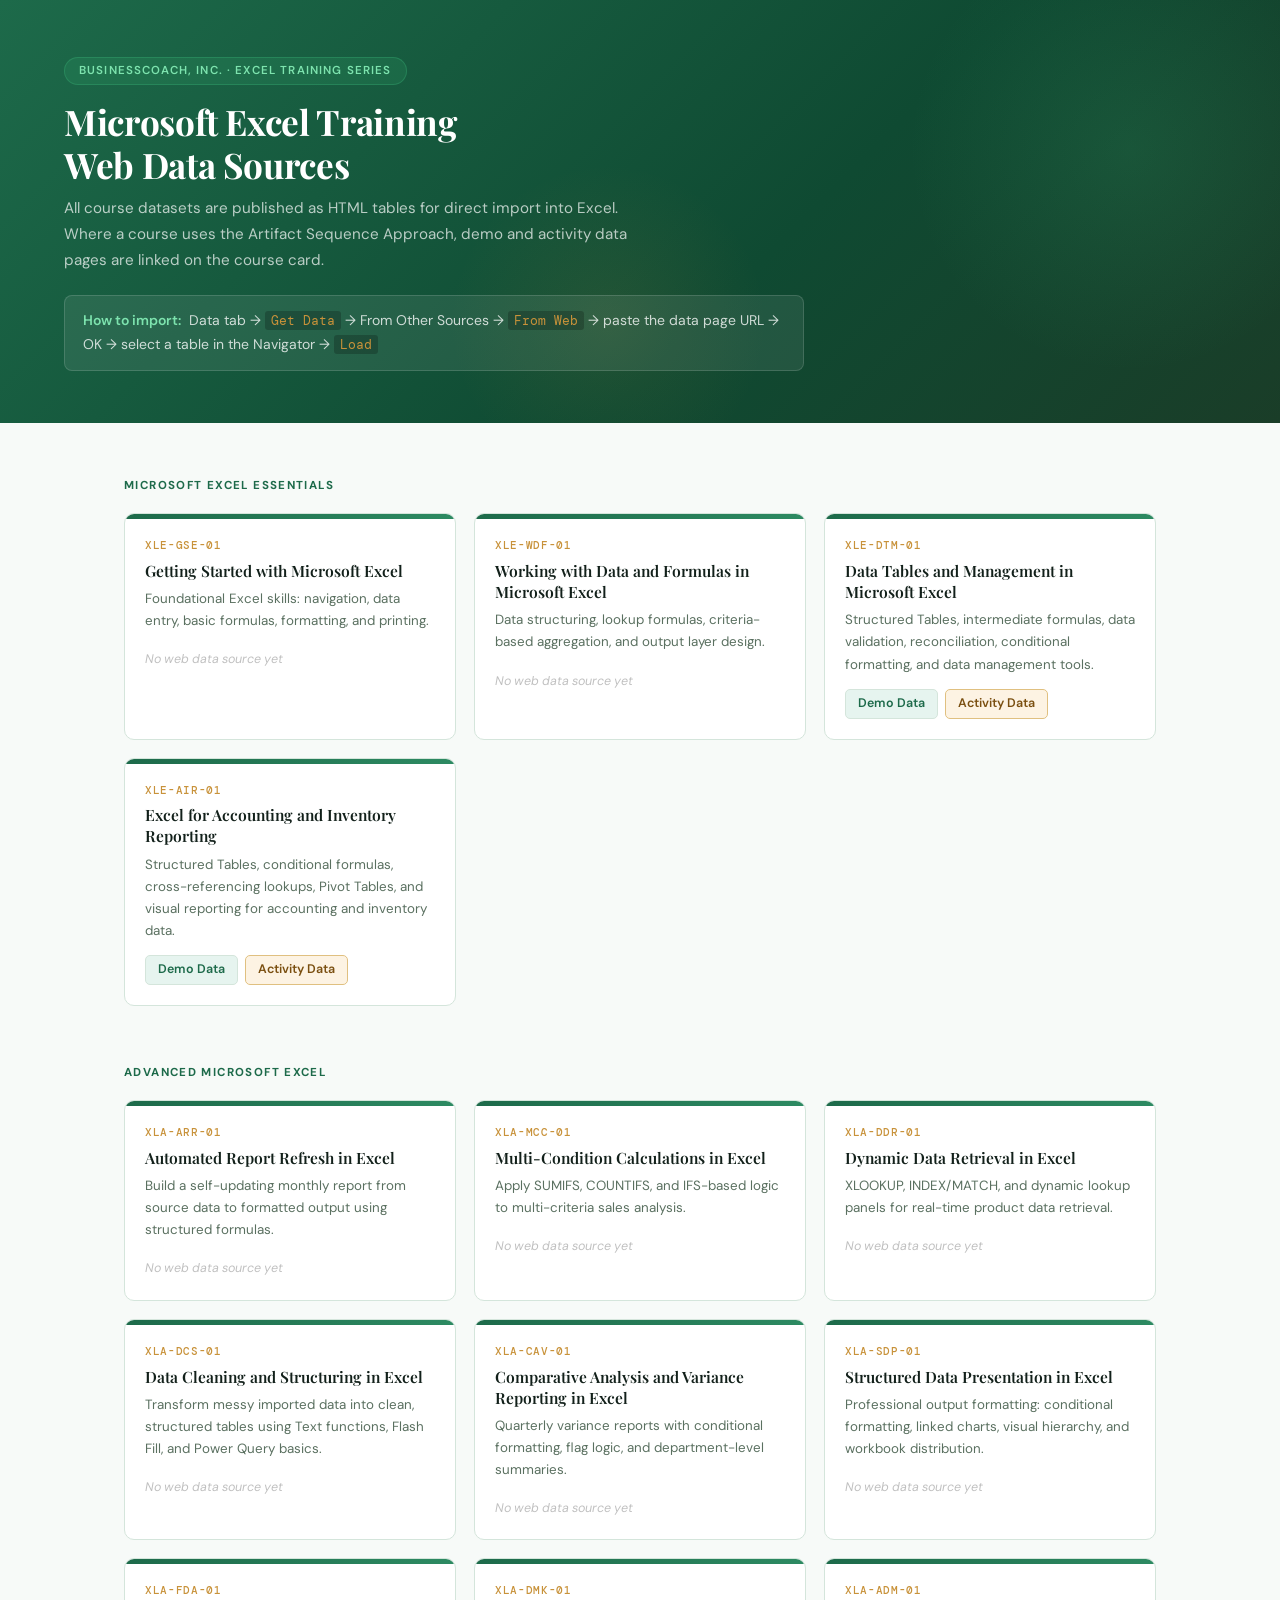
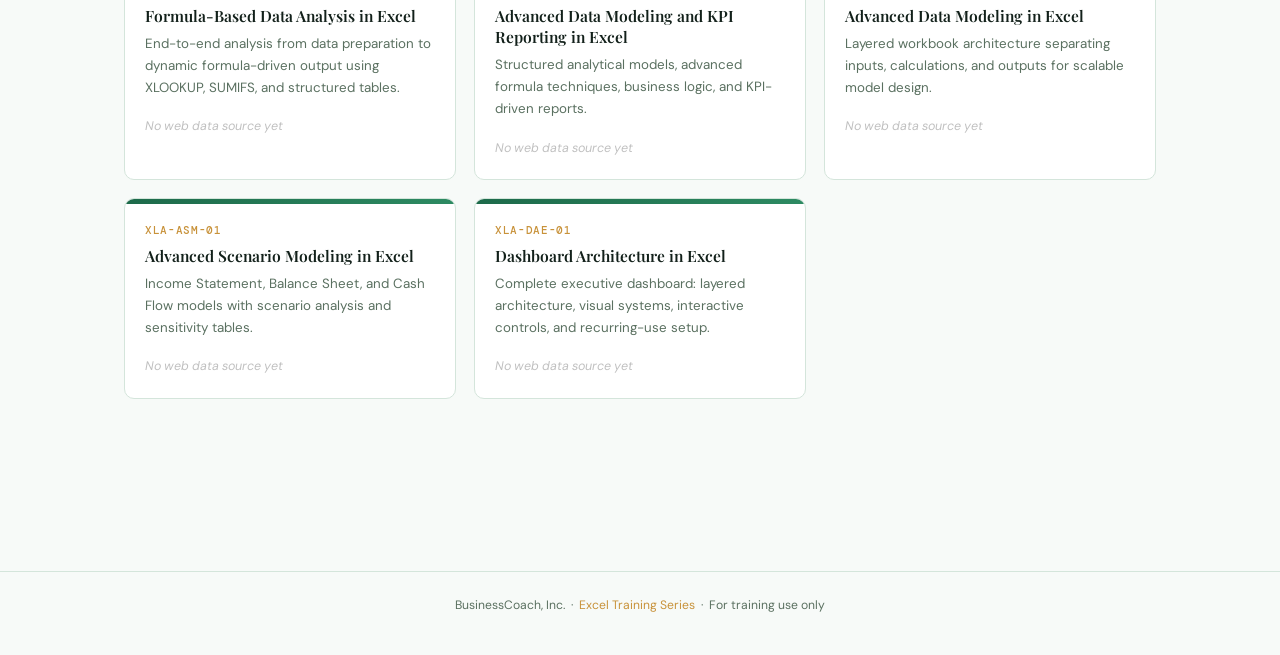
<file: index.html>
<!DOCTYPE html>
<html lang="en">
<head>
<meta charset="UTF-8">
<link rel="stylesheet" href="site.css">
<meta name="viewport" content="width=device-width, initial-scale=1.0">
<title>Excel Training — Web Data Sources</title>
</head>
<body>

<header class="hero">
  <div class="hero-inner">
    <div class="hero-badge">BusinessCoach, Inc. · Excel Training Series</div>
    <h1>Microsoft Excel Training<br>Web Data Sources</h1>
    <p>All course datasets are published as HTML tables for direct import into Excel. Where a course uses the Artifact Sequence Approach, demo and activity data pages are linked on the course card.</p>
    <div class="import-strip">
      <strong>How to import:</strong>&nbsp;
      Data tab → <code>Get Data</code> → From Other Sources → <code>From Web</code>
      → paste the data page URL → OK
      → select a table in the Navigator → <code>Load</code>
    </div>
  </div>
</header>

<main>

  <!-- ── Essentials ─────────────────────────────────────────────────── -->
  <div class="tier">
    <span class="tier-label">Microsoft Excel Essentials</span>
    <div class="course-grid">

      <div class="card">
        <div class="card-top"></div>
        <div class="card-body">
          <span class="card-id">XLE-GSE-01</span>
          <h3>Getting Started with Microsoft Excel</h3>
          <p>Foundational Excel skills: navigation, data entry, basic formulas, formatting, and printing.</p>
          <span class="no-data">No web data source yet</span>
        </div>
      </div>

      <div class="card">
        <div class="card-top"></div>
        <div class="card-body">
          <span class="card-id">XLE-WDF-01</span>
          <h3>Working with Data and Formulas in Microsoft Excel</h3>
          <p>Data structuring, lookup formulas, criteria-based aggregation, and output layer design.</p>
          <span class="no-data">No web data source yet</span>
        </div>
      </div>

      <div class="card">
        <div class="card-top"></div>
        <div class="card-body">
          <span class="card-id">XLE-DTM-01</span>
          <h3>Data Tables and Management in Microsoft Excel</h3>
          <p>Structured Tables, intermediate formulas, data validation, reconciliation, conditional formatting, and data management tools.</p>
          <div class="data-links">
            <a class="data-link" href="XLE-DTM-01/transactions.html">Demo Data</a>
            <a class="data-link activity" href="XLE-DTM-01/purchase-orders.html">Activity Data</a>
          </div>
        </div>
      </div>

      <div class="card">
        <div class="card-top"></div>
        <div class="card-body">
          <span class="card-id">XLE-AIR-01</span>
          <h3>Excel for Accounting and Inventory Reporting</h3>
          <p>Structured Tables, conditional formulas, cross-referencing lookups, Pivot Tables, and visual reporting for accounting and inventory data.</p>
          <div class="data-links">
            <a class="data-link" href="XLE-AIR-01/transactions.html">Demo Data</a>
            <a class="data-link activity" href="XLE-AIR-01/activity-transactions.html">Activity Data</a>
          </div>
        </div>
      </div>

    </div>
  </div>

  <!-- ── Advanced ───────────────────────────────────────────────────── -->
  <div class="tier">
    <span class="tier-label">Advanced Microsoft Excel</span>
    <div class="course-grid">

      <div class="card">
        <div class="card-top"></div>
        <div class="card-body">
          <span class="card-id">XLA-ARR-01</span>
          <h3>Automated Report Refresh in Excel</h3>
          <p>Build a self-updating monthly report from source data to formatted output using structured formulas.</p>
          <span class="no-data">No web data source yet</span>
        </div>
      </div>

      <div class="card">
        <div class="card-top"></div>
        <div class="card-body">
          <span class="card-id">XLA-MCC-01</span>
          <h3>Multi-Condition Calculations in Excel</h3>
          <p>Apply SUMIFS, COUNTIFS, and IFS-based logic to multi-criteria sales analysis.</p>
          <span class="no-data">No web data source yet</span>
        </div>
      </div>

      <div class="card">
        <div class="card-top"></div>
        <div class="card-body">
          <span class="card-id">XLA-DDR-01</span>
          <h3>Dynamic Data Retrieval in Excel</h3>
          <p>XLOOKUP, INDEX/MATCH, and dynamic lookup panels for real-time product data retrieval.</p>
          <span class="no-data">No web data source yet</span>
        </div>
      </div>

      <div class="card">
        <div class="card-top"></div>
        <div class="card-body">
          <span class="card-id">XLA-DCS-01</span>
          <h3>Data Cleaning and Structuring in Excel</h3>
          <p>Transform messy imported data into clean, structured tables using Text functions, Flash Fill, and Power Query basics.</p>
          <span class="no-data">No web data source yet</span>
        </div>
      </div>

      <div class="card">
        <div class="card-top"></div>
        <div class="card-body">
          <span class="card-id">XLA-CAV-01</span>
          <h3>Comparative Analysis and Variance Reporting in Excel</h3>
          <p>Quarterly variance reports with conditional formatting, flag logic, and department-level summaries.</p>
          <span class="no-data">No web data source yet</span>
        </div>
      </div>

      <div class="card">
        <div class="card-top"></div>
        <div class="card-body">
          <span class="card-id">XLA-SDP-01</span>
          <h3>Structured Data Presentation in Excel</h3>
          <p>Professional output formatting: conditional formatting, linked charts, visual hierarchy, and workbook distribution.</p>
          <span class="no-data">No web data source yet</span>
        </div>
      </div>

      <div class="card">
        <div class="card-top"></div>
        <div class="card-body">
          <span class="card-id">XLA-FDA-01</span>
          <h3>Formula-Based Data Analysis in Excel</h3>
          <p>End-to-end analysis from data preparation to dynamic formula-driven output using XLOOKUP, SUMIFS, and structured tables.</p>
          <span class="no-data">No web data source yet</span>
        </div>
      </div>

      <div class="card">
        <div class="card-top"></div>
        <div class="card-body">
          <span class="card-id">XLA-DMK-01</span>
          <h3>Advanced Data Modeling and KPI Reporting in Excel</h3>
          <p>Structured analytical models, advanced formula techniques, business logic, and KPI-driven reports.</p>
          <span class="no-data">No web data source yet</span>
        </div>
      </div>

      <div class="card">
        <div class="card-top"></div>
        <div class="card-body">
          <span class="card-id">XLA-ADM-01</span>
          <h3>Advanced Data Modeling in Excel</h3>
          <p>Layered workbook architecture separating inputs, calculations, and outputs for scalable model design.</p>
          <span class="no-data">No web data source yet</span>
        </div>
      </div>

      <div class="card">
        <div class="card-top"></div>
        <div class="card-body">
          <span class="card-id">XLA-ASM-01</span>
          <h3>Advanced Scenario Modeling in Excel</h3>
          <p>Income Statement, Balance Sheet, and Cash Flow models with scenario analysis and sensitivity tables.</p>
          <span class="no-data">No web data source yet</span>
        </div>
      </div>

      <div class="card">
        <div class="card-top"></div>
        <div class="card-body">
          <span class="card-id">XLA-DAE-01</span>
          <h3>Dashboard Architecture in Excel</h3>
          <p>Complete executive dashboard: layered architecture, visual systems, interactive controls, and recurring-use setup.</p>
          <span class="no-data">No web data source yet</span>
        </div>
      </div>

    </div>
  </div>

</main>

<footer>
  BusinessCoach, Inc. &nbsp;·&nbsp; <span>Excel Training Series</span> &nbsp;·&nbsp; For training use only
</footer>

</body>
</html>
</file>
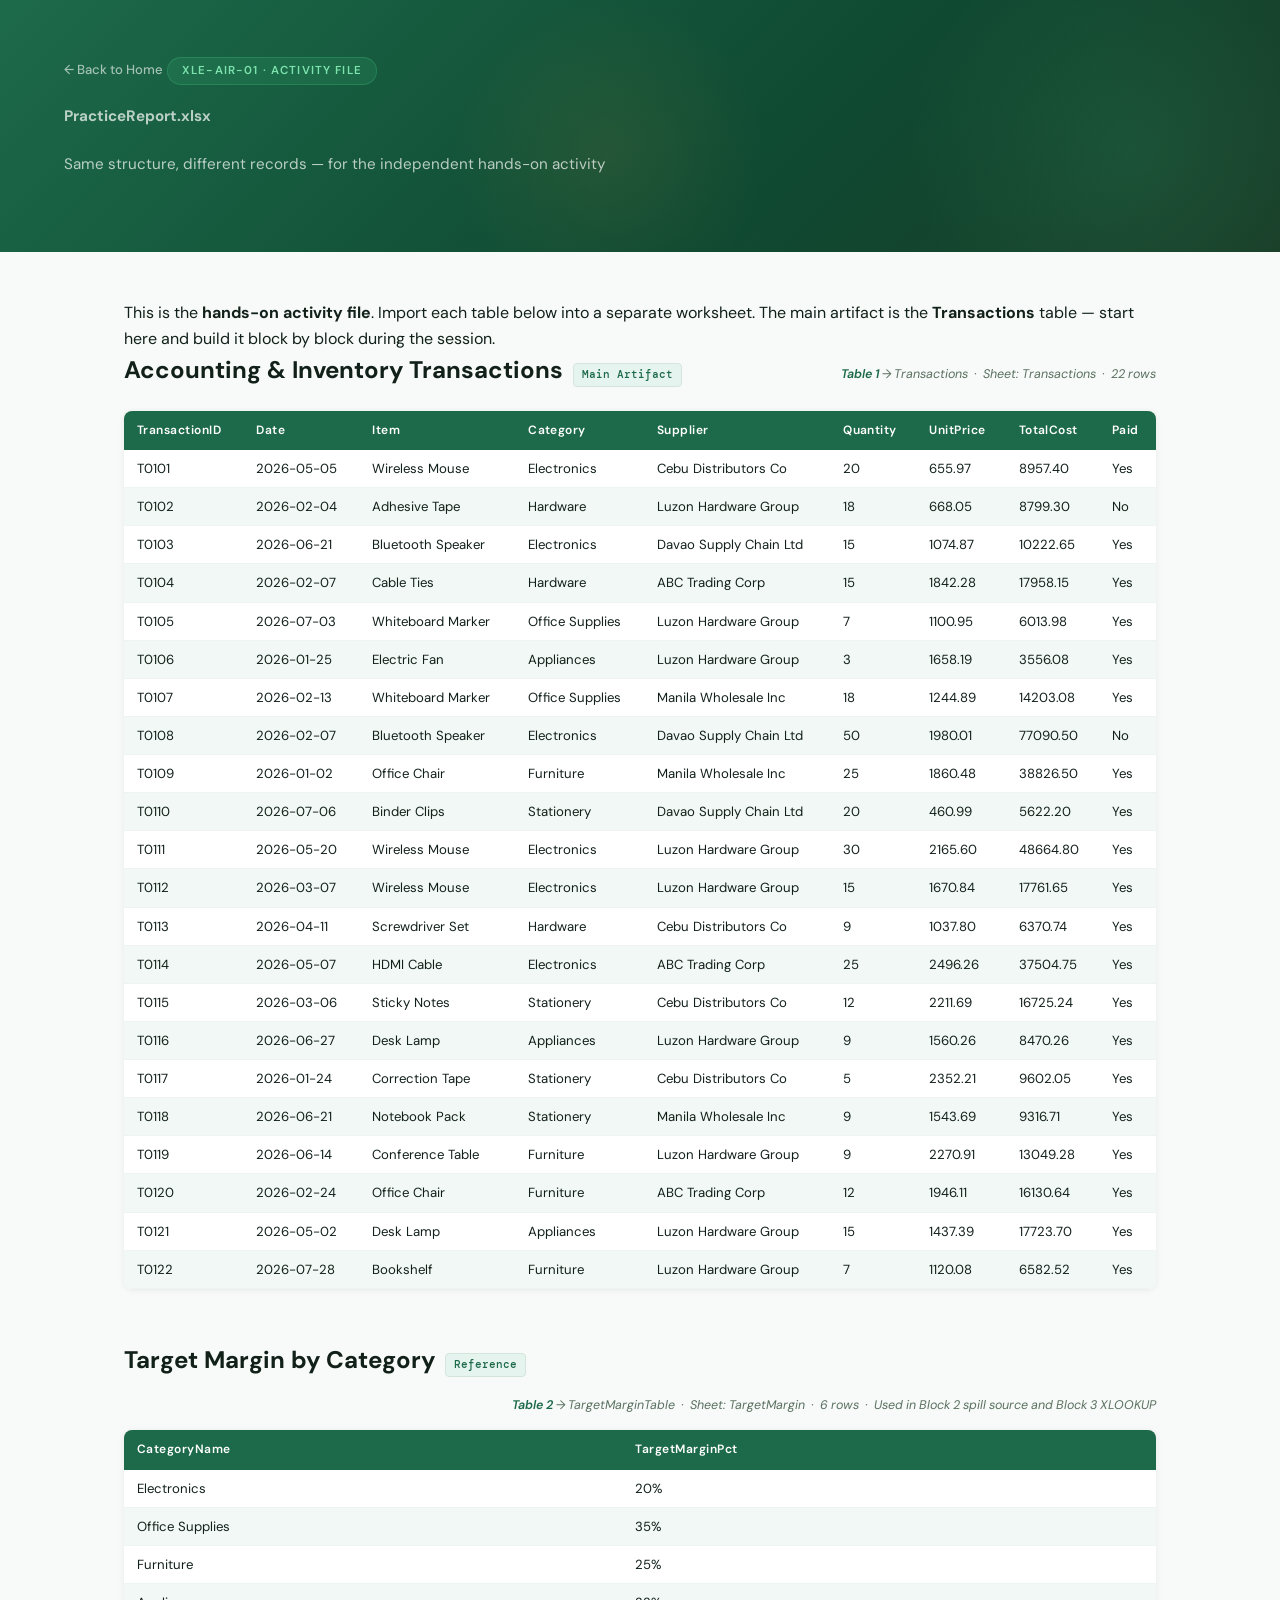
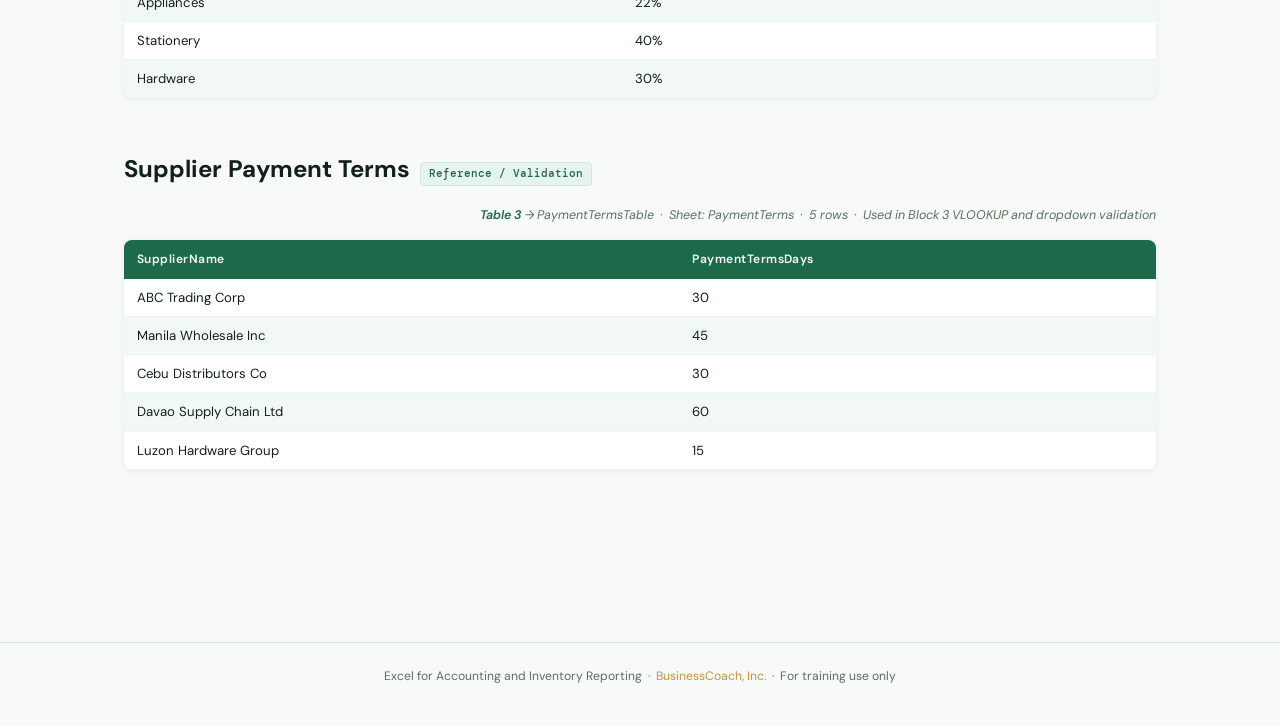
<file: XLE-AIR-01/activity-transactions.html>
<!DOCTYPE html>
<html lang="en">
<head>
<meta charset="UTF-8">
<link rel="stylesheet" href="../site.css">
<meta name="viewport" content="width=device-width, initial-scale=1.0">
<title>PracticeReport — Activity File</title>
<style>.hero-title { font-size: 2.2em; font-weight: 700; margin: 0.2em 0; }
.section-title { font-size: 1.5em; font-weight: 700; margin: 0 0 0.3em 0; }</style>
</head>
<body>
<header class="hero">
  <div class="hero-inner">
    <a class="hero-back" href="../index.html">← Back to Home</a>
    <div class="hero-badge">XLE-AIR-01  ·  Activity File</div>
    <p class="hero-title">PracticeReport.xlsx</p>
    <p>Same structure, different records — for the independent hands-on activity</p>
  </div>
</header>
<main>

<div class="intro">
  This is the <strong>hands-on activity file</strong>. Import each table below into a separate worksheet.
  The main artifact is the <strong>Transactions</strong> table — start here and build it block by block during the session.
</div>

<div class="section">
  <div class="section-header">
    <p class="section-title">Accounting &amp; Inventory Transactions</p>
    <span class="badge">Main Artifact</span>
    <span class="note"><strong class="accent">Table 1</strong> → Transactions &nbsp;·&nbsp; Sheet: Transactions &nbsp;·&nbsp; 22 rows</span>
  </div>
  <div class="table-wrap"><table id="Transactions" name="Transactions">
<thead><tr><th>TransactionID</th><th>Date</th><th>Item</th><th>Category</th><th>Supplier</th><th>Quantity</th><th>UnitPrice</th><th>TotalCost</th><th>Paid</th></tr></thead>
<tbody>
<tr><td>T0101</td><td>2026-05-05</td><td>Wireless Mouse</td><td>Electronics</td><td>Cebu Distributors Co</td><td>20</td><td>655.97</td><td>8957.40</td><td>Yes</td></tr>
<tr><td>T0102</td><td>2026-02-04</td><td>Adhesive Tape</td><td>Hardware</td><td>Luzon Hardware Group</td><td>18</td><td>668.05</td><td>8799.30</td><td>No</td></tr>
<tr><td>T0103</td><td>2026-06-21</td><td>Bluetooth Speaker</td><td>Electronics</td><td>Davao Supply Chain Ltd</td><td>15</td><td>1074.87</td><td>10222.65</td><td>Yes</td></tr>
<tr><td>T0104</td><td>2026-02-07</td><td>Cable Ties</td><td>Hardware</td><td>ABC Trading Corp</td><td>15</td><td>1842.28</td><td>17958.15</td><td>Yes</td></tr>
<tr><td>T0105</td><td>2026-07-03</td><td>Whiteboard Marker</td><td>Office Supplies</td><td>Luzon Hardware Group</td><td>7</td><td>1100.95</td><td>6013.98</td><td>Yes</td></tr>
<tr><td>T0106</td><td>2026-01-25</td><td>Electric Fan</td><td>Appliances</td><td>Luzon Hardware Group</td><td>3</td><td>1658.19</td><td>3556.08</td><td>Yes</td></tr>
<tr><td>T0107</td><td>2026-02-13</td><td>Whiteboard Marker</td><td>Office Supplies</td><td>Manila Wholesale Inc</td><td>18</td><td>1244.89</td><td>14203.08</td><td>Yes</td></tr>
<tr><td>T0108</td><td>2026-02-07</td><td>Bluetooth Speaker</td><td>Electronics</td><td>Davao Supply Chain Ltd</td><td>50</td><td>1980.01</td><td>77090.50</td><td>No</td></tr>
<tr><td>T0109</td><td>2026-01-02</td><td>Office Chair</td><td>Furniture</td><td>Manila Wholesale Inc</td><td>25</td><td>1860.48</td><td>38826.50</td><td>Yes</td></tr>
<tr><td>T0110</td><td>2026-07-06</td><td>Binder Clips</td><td>Stationery</td><td>Davao Supply Chain Ltd</td><td>20</td><td>460.99</td><td>5622.20</td><td>Yes</td></tr>
<tr><td>T0111</td><td>2026-05-20</td><td>Wireless Mouse</td><td>Electronics</td><td>Luzon Hardware Group</td><td>30</td><td>2165.60</td><td>48664.80</td><td>Yes</td></tr>
<tr><td>T0112</td><td>2026-03-07</td><td>Wireless Mouse</td><td>Electronics</td><td>Luzon Hardware Group</td><td>15</td><td>1670.84</td><td>17761.65</td><td>Yes</td></tr>
<tr><td>T0113</td><td>2026-04-11</td><td>Screwdriver Set</td><td>Hardware</td><td>Cebu Distributors Co</td><td>9</td><td>1037.80</td><td>6370.74</td><td>Yes</td></tr>
<tr><td>T0114</td><td>2026-05-07</td><td>HDMI Cable</td><td>Electronics</td><td>ABC Trading Corp</td><td>25</td><td>2496.26</td><td>37504.75</td><td>Yes</td></tr>
<tr><td>T0115</td><td>2026-03-06</td><td>Sticky Notes</td><td>Stationery</td><td>Cebu Distributors Co</td><td>12</td><td>2211.69</td><td>16725.24</td><td>Yes</td></tr>
<tr><td>T0116</td><td>2026-06-27</td><td>Desk Lamp</td><td>Appliances</td><td>Luzon Hardware Group</td><td>9</td><td>1560.26</td><td>8470.26</td><td>Yes</td></tr>
<tr><td>T0117</td><td>2026-01-24</td><td>Correction Tape</td><td>Stationery</td><td>Cebu Distributors Co</td><td>5</td><td>2352.21</td><td>9602.05</td><td>Yes</td></tr>
<tr><td>T0118</td><td>2026-06-21</td><td>Notebook Pack</td><td>Stationery</td><td>Manila Wholesale Inc</td><td>9</td><td>1543.69</td><td>9316.71</td><td>Yes</td></tr>
<tr><td>T0119</td><td>2026-06-14</td><td>Conference Table</td><td>Furniture</td><td>Luzon Hardware Group</td><td>9</td><td>2270.91</td><td>13049.28</td><td>Yes</td></tr>
<tr><td>T0120</td><td>2026-02-24</td><td>Office Chair</td><td>Furniture</td><td>ABC Trading Corp</td><td>12</td><td>1946.11</td><td>16130.64</td><td>Yes</td></tr>
<tr><td>T0121</td><td>2026-05-02</td><td>Desk Lamp</td><td>Appliances</td><td>Luzon Hardware Group</td><td>15</td><td>1437.39</td><td>17723.70</td><td>Yes</td></tr>
<tr><td>T0122</td><td>2026-07-28</td><td>Bookshelf</td><td>Furniture</td><td>Luzon Hardware Group</td><td>7</td><td>1120.08</td><td>6582.52</td><td>Yes</td></tr>
</tbody>
</table></div>
</div>

<div class="section">
  <div class="section-header">
    <p class="section-title">Target Margin by Category</p>
    <span class="badge">Reference</span>
    <span class="note"><strong class="accent">Table 2</strong> → TargetMarginTable &nbsp;·&nbsp; Sheet: TargetMargin &nbsp;·&nbsp; 6 rows &nbsp;·&nbsp; Used in Block 2 spill source and Block 3 XLOOKUP</span>
  </div>
  <div class="table-wrap"><table id="TargetMarginTable" name="TargetMarginTable">
<thead><tr><th>CategoryName</th><th>TargetMarginPct</th></tr></thead>
<tbody>
<tr><td>Electronics</td><td>20%</td></tr>
<tr><td>Office Supplies</td><td>35%</td></tr>
<tr><td>Furniture</td><td>25%</td></tr>
<tr><td>Appliances</td><td>22%</td></tr>
<tr><td>Stationery</td><td>40%</td></tr>
<tr><td>Hardware</td><td>30%</td></tr>
</tbody>
</table></div>
</div>

<div class="section">
  <div class="section-header">
    <p class="section-title">Supplier Payment Terms</p>
    <span class="badge">Reference / Validation</span>
    <span class="note"><strong class="accent">Table 3</strong> → PaymentTermsTable &nbsp;·&nbsp; Sheet: PaymentTerms &nbsp;·&nbsp; 5 rows &nbsp;·&nbsp; Used in Block 3 VLOOKUP and dropdown validation</span>
  </div>
  <div class="table-wrap"><table id="PaymentTermsTable" name="PaymentTermsTable">
<thead><tr><th>SupplierName</th><th>PaymentTermsDays</th></tr></thead>
<tbody>
<tr><td>ABC Trading Corp</td><td>30</td></tr>
<tr><td>Manila Wholesale Inc</td><td>45</td></tr>
<tr><td>Cebu Distributors Co</td><td>30</td></tr>
<tr><td>Davao Supply Chain Ltd</td><td>60</td></tr>
<tr><td>Luzon Hardware Group</td><td>15</td></tr>
</tbody>
</table></div>
</div>

</main>
<footer>
  Excel for Accounting and Inventory Reporting &nbsp;·&nbsp; <span>BusinessCoach, Inc.</span> &nbsp;·&nbsp; For training use only
</footer>
</body>
</html>
</file>
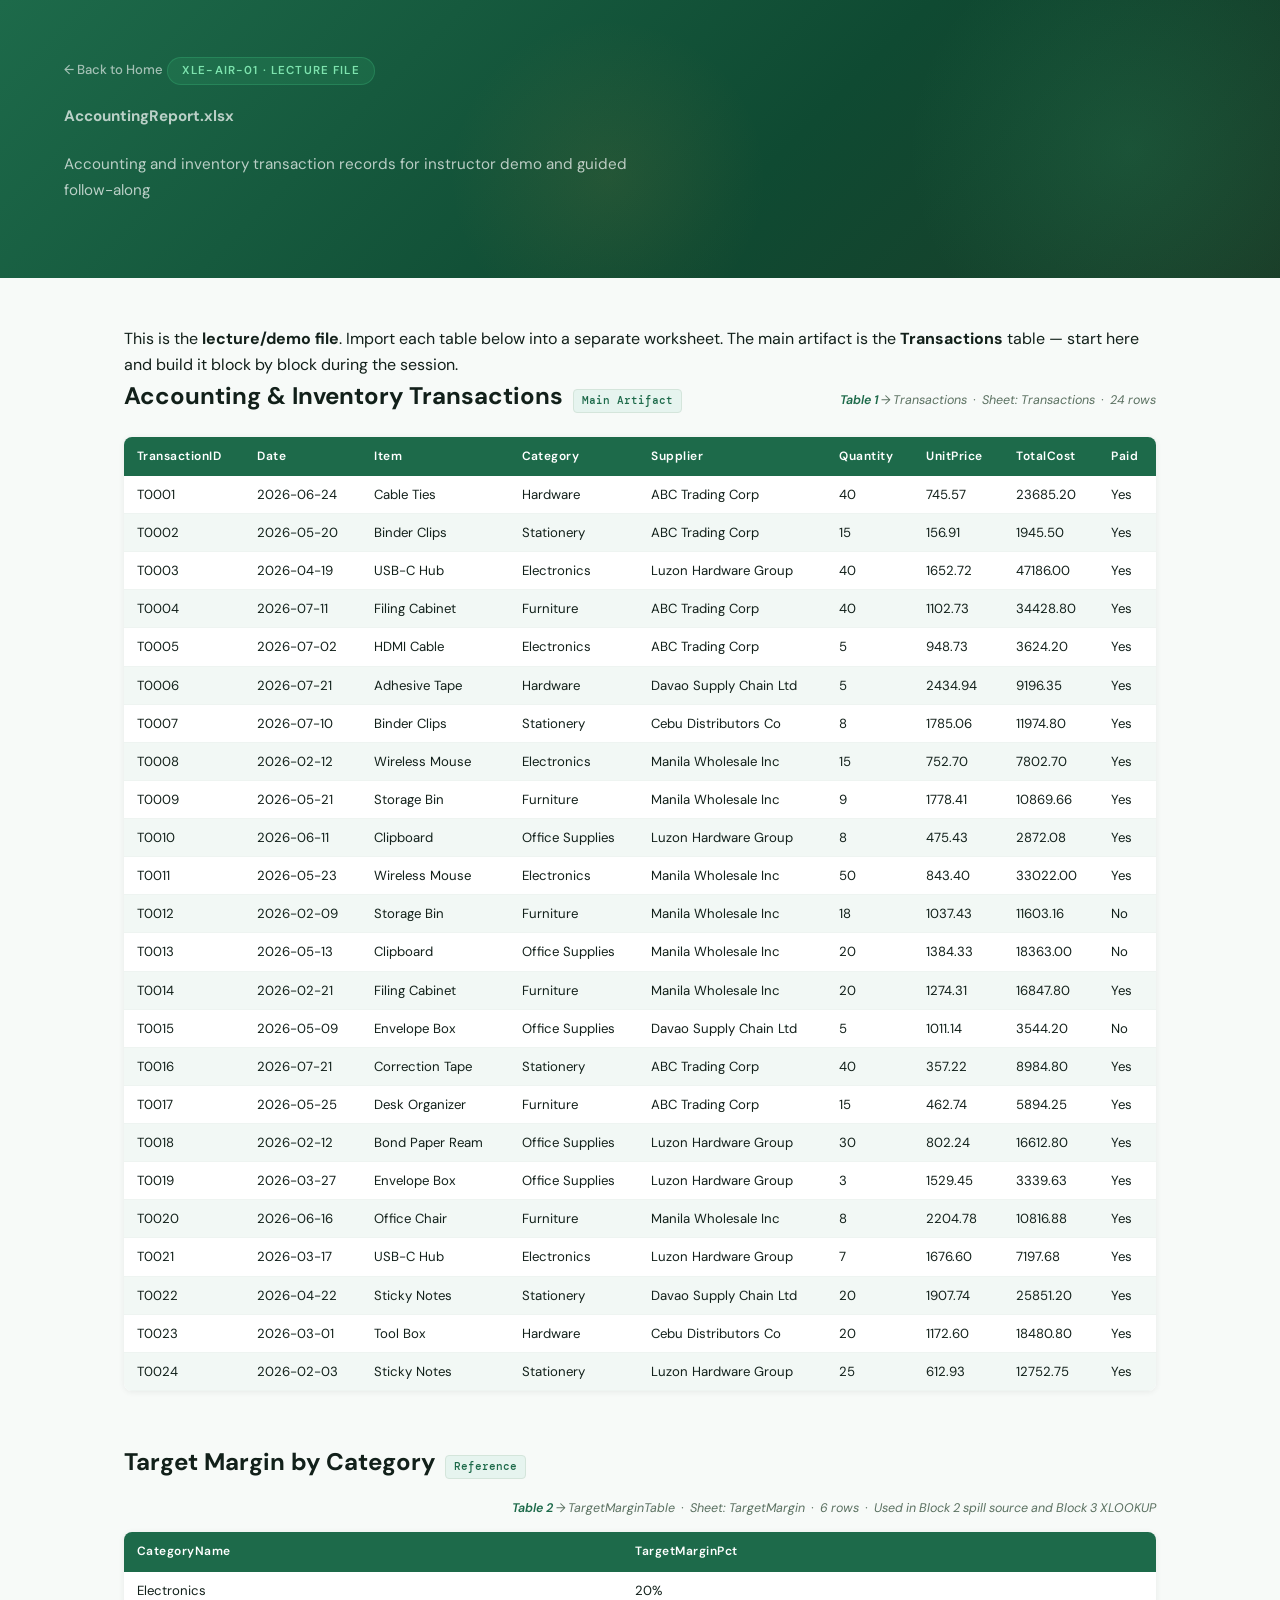
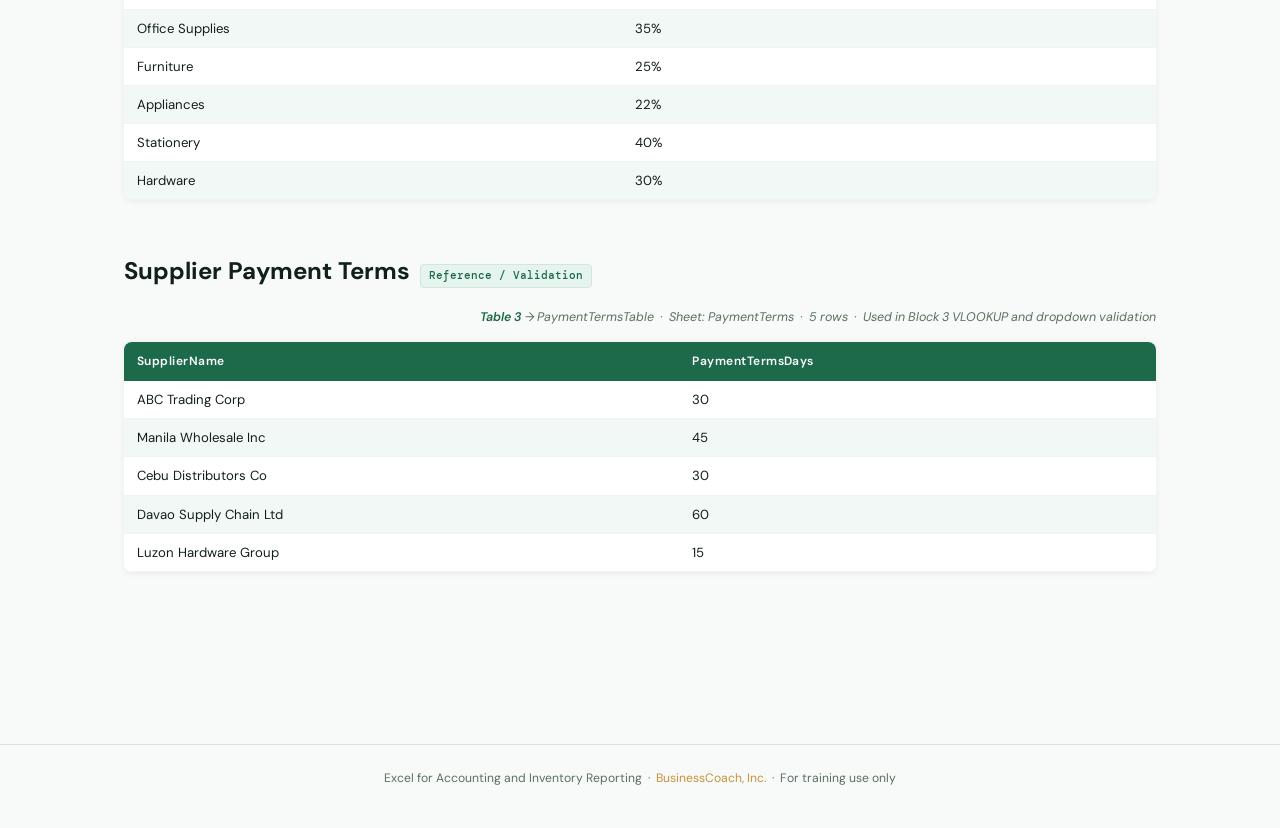
<file: XLE-AIR-01/transactions.html>
<!DOCTYPE html>
<html lang="en">
<head>
<meta charset="UTF-8">
<link rel="stylesheet" href="../site.css">
<meta name="viewport" content="width=device-width, initial-scale=1.0">
<title>AccountingReport — Lecture File</title>
<style>.hero-title { font-size: 2.2em; font-weight: 700; margin: 0.2em 0; }
.section-title { font-size: 1.5em; font-weight: 700; margin: 0 0 0.3em 0; }</style>
</head>
<body>
<header class="hero">
  <div class="hero-inner">
    <a class="hero-back" href="../index.html">← Back to Home</a>
    <div class="hero-badge">XLE-AIR-01  ·  Lecture File</div>
    <p class="hero-title">AccountingReport.xlsx</p>
    <p>Accounting and inventory transaction records for instructor demo and guided follow-along</p>
  </div>
</header>
<main>

<div class="intro">
  This is the <strong>lecture/demo file</strong>. Import each table below into a separate worksheet.
  The main artifact is the <strong>Transactions</strong> table — start here and build it block by block during the session.
</div>

<div class="section">
  <div class="section-header">
    <p class="section-title">Accounting &amp; Inventory Transactions</p>
    <span class="badge">Main Artifact</span>
    <span class="note"><strong class="accent">Table 1</strong> → Transactions &nbsp;·&nbsp; Sheet: Transactions &nbsp;·&nbsp; 24 rows</span>
  </div>
  <div class="table-wrap"><table id="Transactions" name="Transactions">
<thead><tr><th>TransactionID</th><th>Date</th><th>Item</th><th>Category</th><th>Supplier</th><th>Quantity</th><th>UnitPrice</th><th>TotalCost</th><th>Paid</th></tr></thead>
<tbody>
<tr><td>T0001</td><td>2026-06-24</td><td>Cable Ties</td><td>Hardware</td><td>ABC Trading Corp</td><td>40</td><td>745.57</td><td>23685.20</td><td>Yes</td></tr>
<tr><td>T0002</td><td>2026-05-20</td><td>Binder Clips</td><td>Stationery</td><td>ABC Trading Corp</td><td>15</td><td>156.91</td><td>1945.50</td><td>Yes</td></tr>
<tr><td>T0003</td><td>2026-04-19</td><td>USB-C Hub</td><td>Electronics</td><td>Luzon Hardware Group</td><td>40</td><td>1652.72</td><td>47186.00</td><td>Yes</td></tr>
<tr><td>T0004</td><td>2026-07-11</td><td>Filing Cabinet</td><td>Furniture</td><td>ABC Trading Corp</td><td>40</td><td>1102.73</td><td>34428.80</td><td>Yes</td></tr>
<tr><td>T0005</td><td>2026-07-02</td><td>HDMI Cable</td><td>Electronics</td><td>ABC Trading Corp</td><td>5</td><td>948.73</td><td>3624.20</td><td>Yes</td></tr>
<tr><td>T0006</td><td>2026-07-21</td><td>Adhesive Tape</td><td>Hardware</td><td>Davao Supply Chain Ltd</td><td>5</td><td>2434.94</td><td>9196.35</td><td>Yes</td></tr>
<tr><td>T0007</td><td>2026-07-10</td><td>Binder Clips</td><td>Stationery</td><td>Cebu Distributors Co</td><td>8</td><td>1785.06</td><td>11974.80</td><td>Yes</td></tr>
<tr><td>T0008</td><td>2026-02-12</td><td>Wireless Mouse</td><td>Electronics</td><td>Manila Wholesale Inc</td><td>15</td><td>752.70</td><td>7802.70</td><td>Yes</td></tr>
<tr><td>T0009</td><td>2026-05-21</td><td>Storage Bin</td><td>Furniture</td><td>Manila Wholesale Inc</td><td>9</td><td>1778.41</td><td>10869.66</td><td>Yes</td></tr>
<tr><td>T0010</td><td>2026-06-11</td><td>Clipboard</td><td>Office Supplies</td><td>Luzon Hardware Group</td><td>8</td><td>475.43</td><td>2872.08</td><td>Yes</td></tr>
<tr><td>T0011</td><td>2026-05-23</td><td>Wireless Mouse</td><td>Electronics</td><td>Manila Wholesale Inc</td><td>50</td><td>843.40</td><td>33022.00</td><td>Yes</td></tr>
<tr><td>T0012</td><td>2026-02-09</td><td>Storage Bin</td><td>Furniture</td><td>Manila Wholesale Inc</td><td>18</td><td>1037.43</td><td>11603.16</td><td>No</td></tr>
<tr><td>T0013</td><td>2026-05-13</td><td>Clipboard</td><td>Office Supplies</td><td>Manila Wholesale Inc</td><td>20</td><td>1384.33</td><td>18363.00</td><td>No</td></tr>
<tr><td>T0014</td><td>2026-02-21</td><td>Filing Cabinet</td><td>Furniture</td><td>Manila Wholesale Inc</td><td>20</td><td>1274.31</td><td>16847.80</td><td>Yes</td></tr>
<tr><td>T0015</td><td>2026-05-09</td><td>Envelope Box</td><td>Office Supplies</td><td>Davao Supply Chain Ltd</td><td>5</td><td>1011.14</td><td>3544.20</td><td>No</td></tr>
<tr><td>T0016</td><td>2026-07-21</td><td>Correction Tape</td><td>Stationery</td><td>ABC Trading Corp</td><td>40</td><td>357.22</td><td>8984.80</td><td>Yes</td></tr>
<tr><td>T0017</td><td>2026-05-25</td><td>Desk Organizer</td><td>Furniture</td><td>ABC Trading Corp</td><td>15</td><td>462.74</td><td>5894.25</td><td>Yes</td></tr>
<tr><td>T0018</td><td>2026-02-12</td><td>Bond Paper Ream</td><td>Office Supplies</td><td>Luzon Hardware Group</td><td>30</td><td>802.24</td><td>16612.80</td><td>Yes</td></tr>
<tr><td>T0019</td><td>2026-03-27</td><td>Envelope Box</td><td>Office Supplies</td><td>Luzon Hardware Group</td><td>3</td><td>1529.45</td><td>3339.63</td><td>Yes</td></tr>
<tr><td>T0020</td><td>2026-06-16</td><td>Office Chair</td><td>Furniture</td><td>Manila Wholesale Inc</td><td>8</td><td>2204.78</td><td>10816.88</td><td>Yes</td></tr>
<tr><td>T0021</td><td>2026-03-17</td><td>USB-C Hub</td><td>Electronics</td><td>Luzon Hardware Group</td><td>7</td><td>1676.60</td><td>7197.68</td><td>Yes</td></tr>
<tr><td>T0022</td><td>2026-04-22</td><td>Sticky Notes</td><td>Stationery</td><td>Davao Supply Chain Ltd</td><td>20</td><td>1907.74</td><td>25851.20</td><td>Yes</td></tr>
<tr><td>T0023</td><td>2026-03-01</td><td>Tool Box</td><td>Hardware</td><td>Cebu Distributors Co</td><td>20</td><td>1172.60</td><td>18480.80</td><td>Yes</td></tr>
<tr><td>T0024</td><td>2026-02-03</td><td>Sticky Notes</td><td>Stationery</td><td>Luzon Hardware Group</td><td>25</td><td>612.93</td><td>12752.75</td><td>Yes</td></tr>
</tbody>
</table></div>
</div>

<div class="section">
  <div class="section-header">
    <p class="section-title">Target Margin by Category</p>
    <span class="badge">Reference</span>
    <span class="note"><strong class="accent">Table 2</strong> → TargetMarginTable &nbsp;·&nbsp; Sheet: TargetMargin &nbsp;·&nbsp; 6 rows &nbsp;·&nbsp; Used in Block 2 spill source and Block 3 XLOOKUP</span>
  </div>
  <div class="table-wrap"><table id="TargetMarginTable" name="TargetMarginTable">
<thead><tr><th>CategoryName</th><th>TargetMarginPct</th></tr></thead>
<tbody>
<tr><td>Electronics</td><td>20%</td></tr>
<tr><td>Office Supplies</td><td>35%</td></tr>
<tr><td>Furniture</td><td>25%</td></tr>
<tr><td>Appliances</td><td>22%</td></tr>
<tr><td>Stationery</td><td>40%</td></tr>
<tr><td>Hardware</td><td>30%</td></tr>
</tbody>
</table></div>
</div>

<div class="section">
  <div class="section-header">
    <p class="section-title">Supplier Payment Terms</p>
    <span class="badge">Reference / Validation</span>
    <span class="note"><strong class="accent">Table 3</strong> → PaymentTermsTable &nbsp;·&nbsp; Sheet: PaymentTerms &nbsp;·&nbsp; 5 rows &nbsp;·&nbsp; Used in Block 3 VLOOKUP and dropdown validation</span>
  </div>
  <div class="table-wrap"><table id="PaymentTermsTable" name="PaymentTermsTable">
<thead><tr><th>SupplierName</th><th>PaymentTermsDays</th></tr></thead>
<tbody>
<tr><td>ABC Trading Corp</td><td>30</td></tr>
<tr><td>Manila Wholesale Inc</td><td>45</td></tr>
<tr><td>Cebu Distributors Co</td><td>30</td></tr>
<tr><td>Davao Supply Chain Ltd</td><td>60</td></tr>
<tr><td>Luzon Hardware Group</td><td>15</td></tr>
</tbody>
</table></div>
</div>

</main>
<footer>
  Excel for Accounting and Inventory Reporting &nbsp;·&nbsp; <span>BusinessCoach, Inc.</span> &nbsp;·&nbsp; For training use only
</footer>
</body>
</html>
</file>
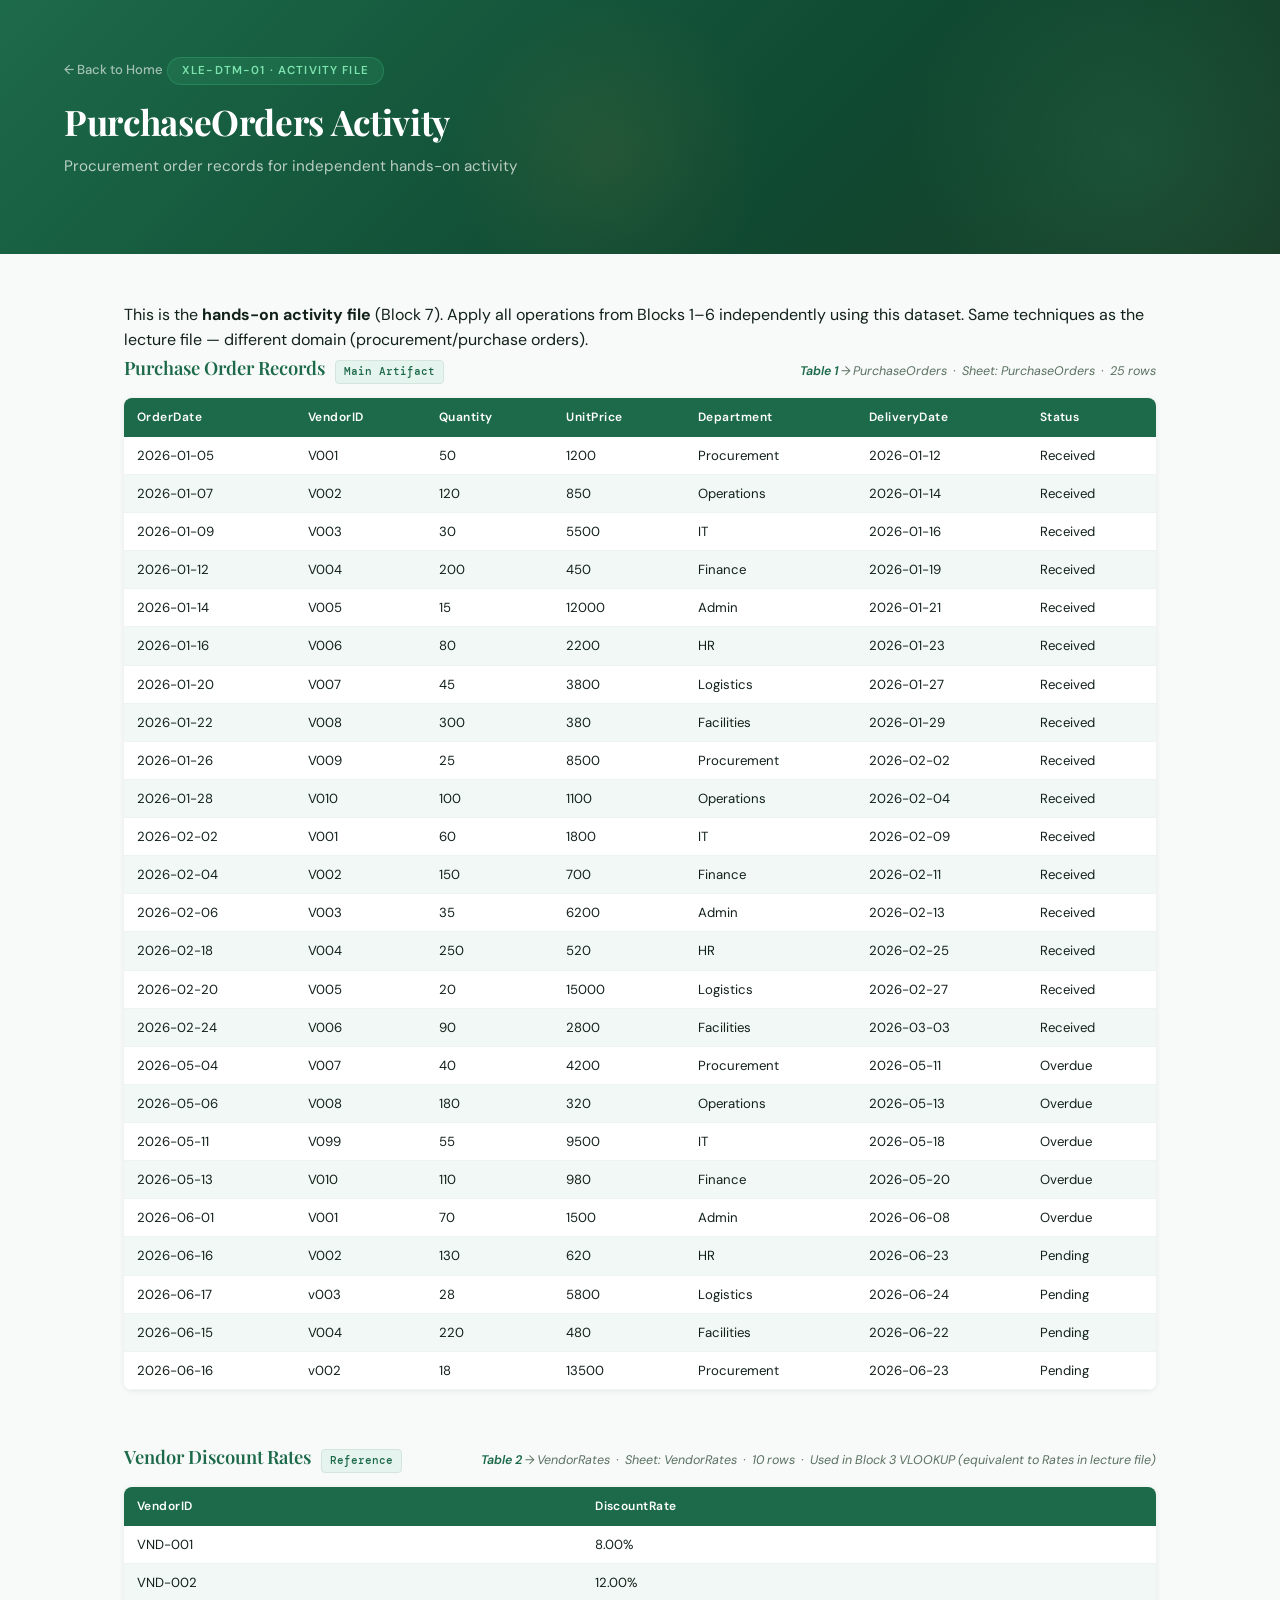
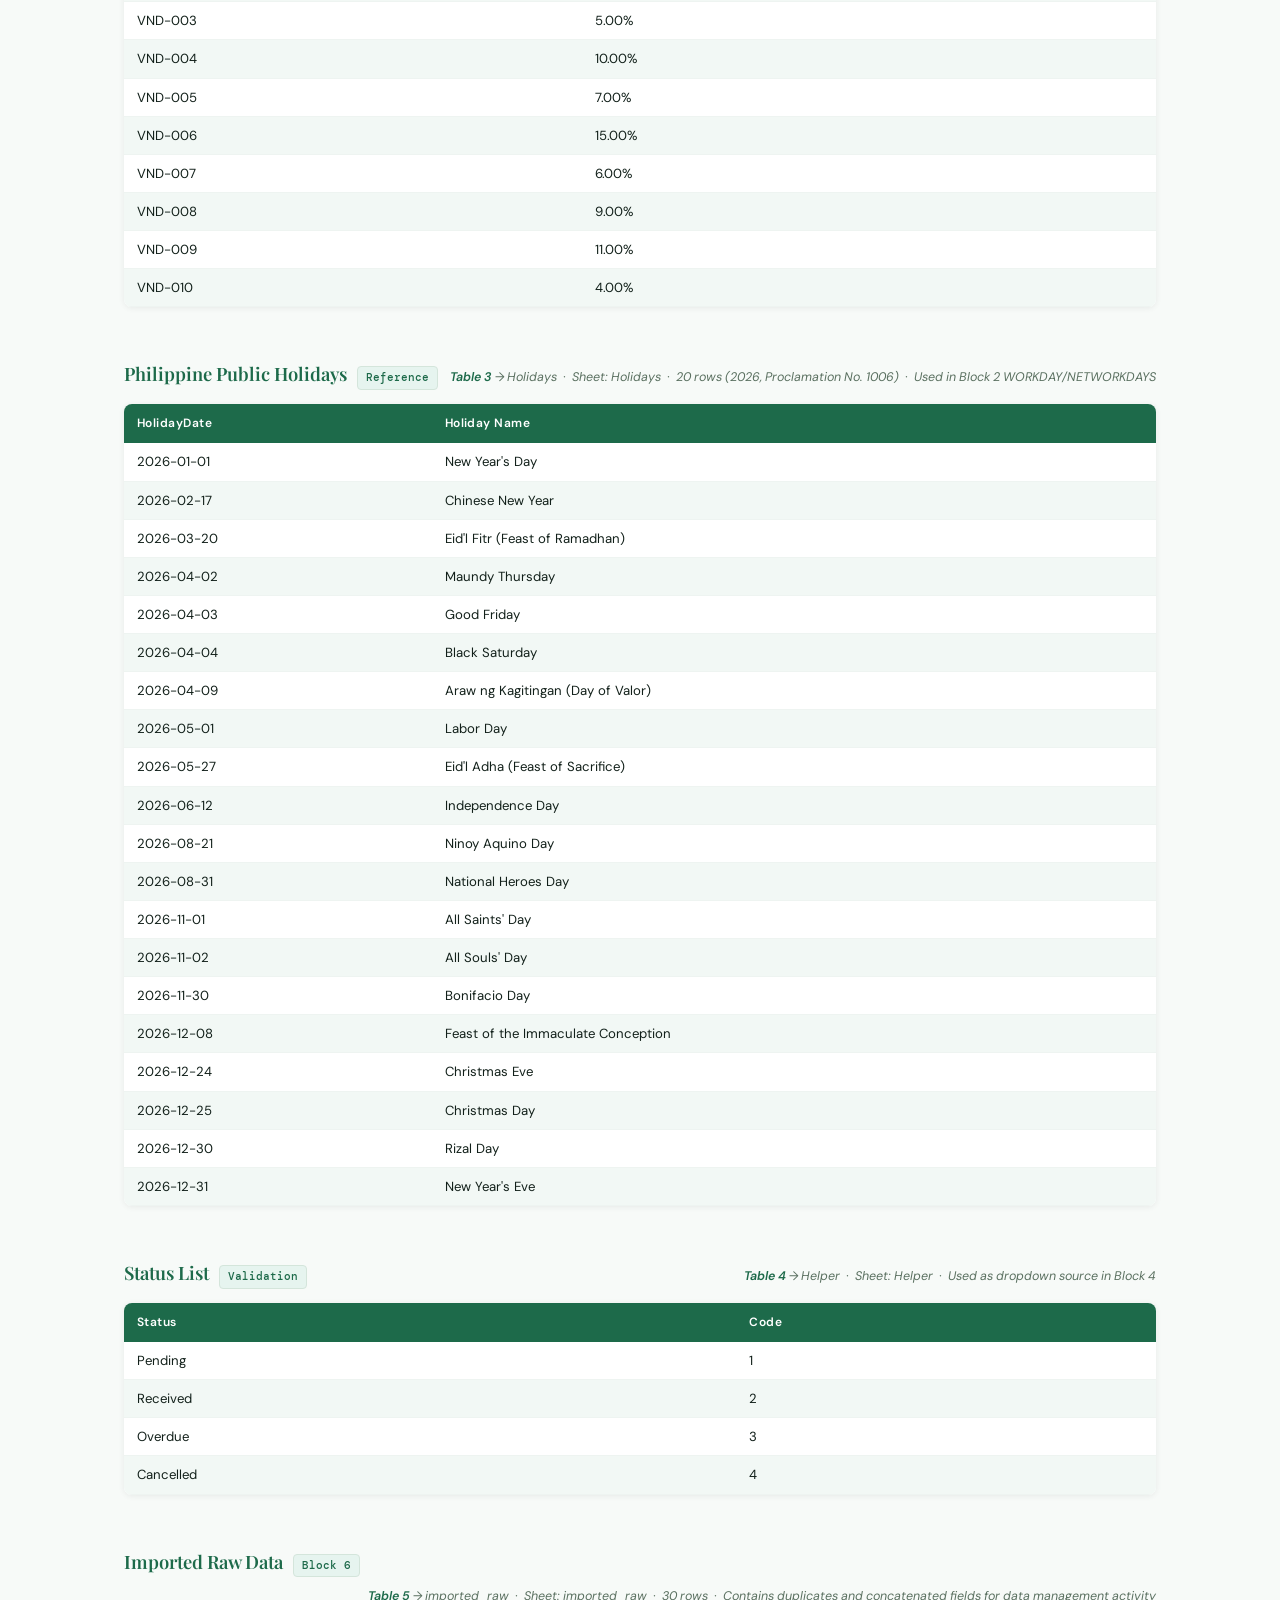
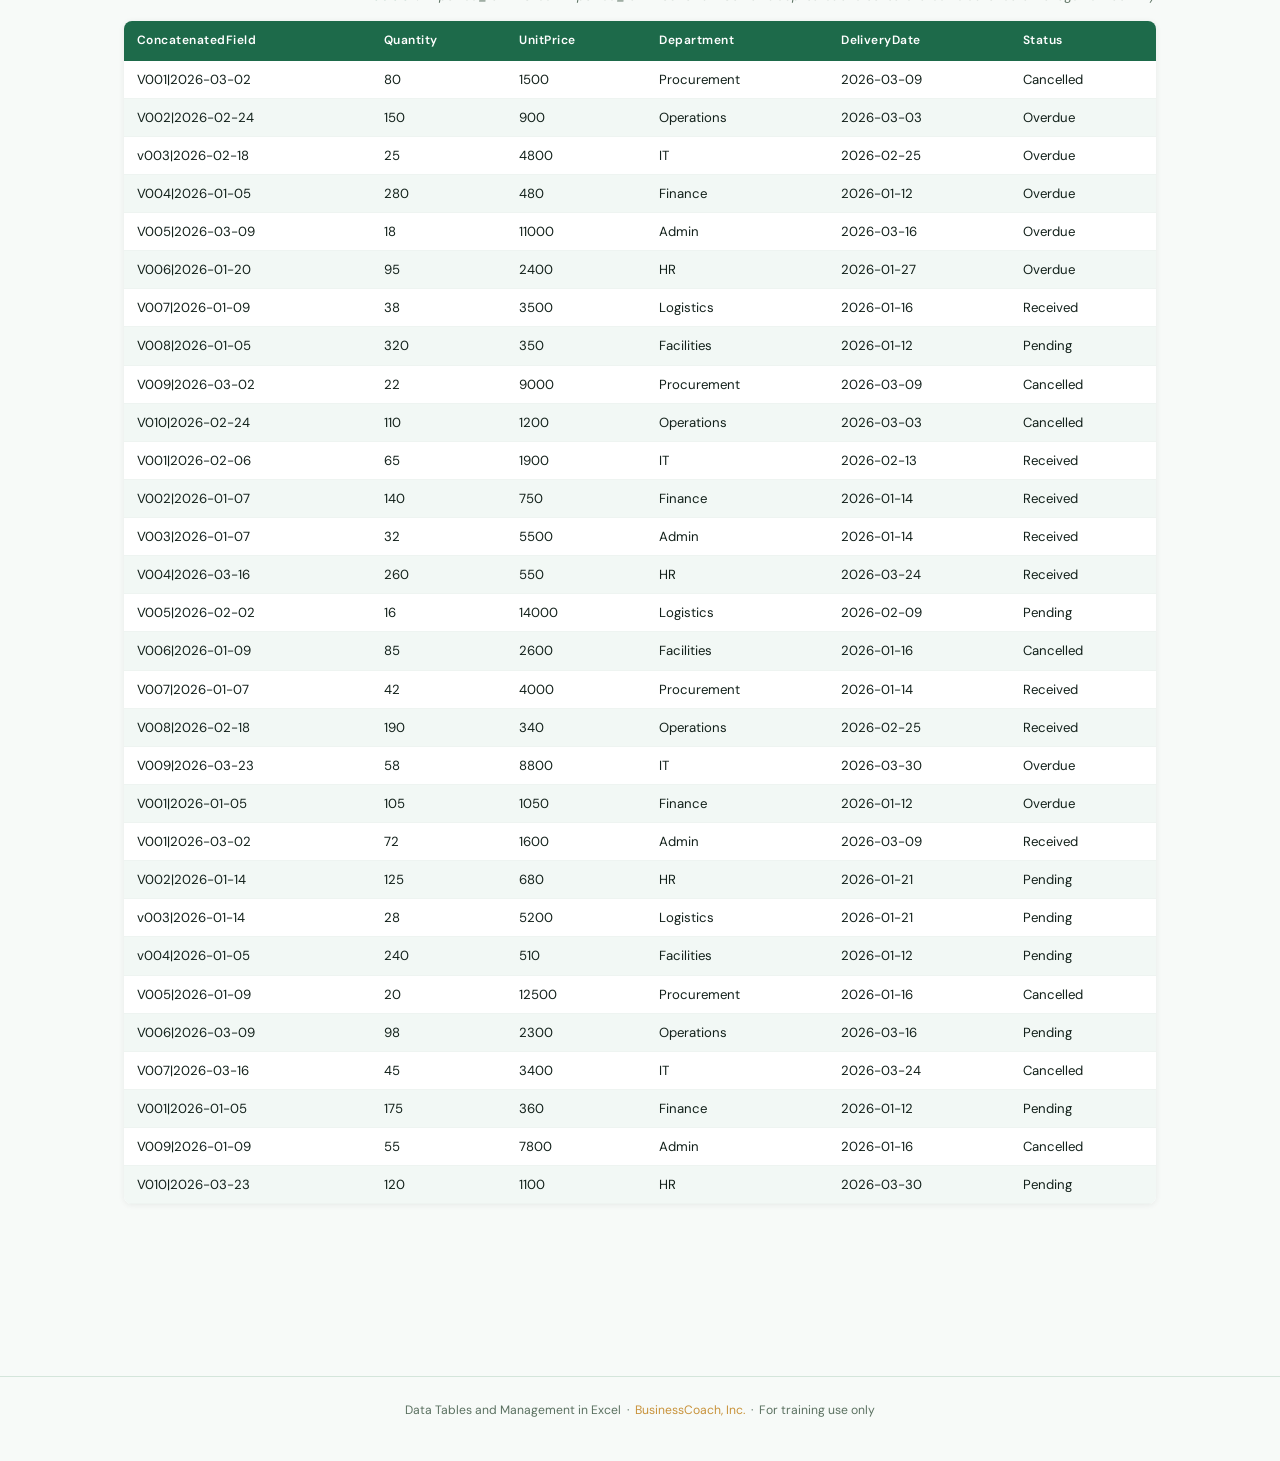
<file: XLE-DTM-01/purchase-orders.html>
<!DOCTYPE html>
<html lang="en">
<head>
<meta charset="UTF-8">
<link rel="stylesheet" href="../site.css">
<meta name="viewport" content="width=device-width, initial-scale=1.0">
<title>PurchaseOrders — Activity File</title>
</head>
<body>
<header class="hero">
  <div class="hero-inner">
    <a class="hero-back" href="../index.html">← Back to Home</a>
    <div class="hero-badge">XLE-DTM-01  ·  Activity File</div>
    <h1>PurchaseOrders Activity</h1>
    <p>Procurement order records for independent hands-on activity</p>
  </div>
</header>
<main>

<div class="intro">
  This is the <strong>hands-on activity file</strong> (Block 7). Apply all operations from Blocks 1–6 independently
  using this dataset. Same techniques as the lecture file — different domain (procurement/purchase orders).
</div>

<div class="section">
  <div class="section-header">
    <h2>Purchase Order Records</h2>
    <span class="badge">Main Artifact</span>
    <span class="note"><strong class="accent">Table 1</strong> → PurchaseOrders &nbsp;·&nbsp; Sheet: PurchaseOrders &nbsp;·&nbsp; 25 rows</span>
  </div>
  <div class="table-wrap"><table id="PurchaseOrders" name="PurchaseOrders">
<thead><tr><th>OrderDate</th><th>VendorID</th><th>Quantity</th><th>UnitPrice</th><th>Department</th><th>DeliveryDate</th><th>Status</th></tr></thead>
<tbody>
<tr><td>2026-01-05</td><td>V001</td><td>50</td><td>1200</td><td>Procurement</td><td>2026-01-12</td><td>Received</td></tr>
<tr><td>2026-01-07</td><td>V002</td><td>120</td><td>850</td><td>Operations</td><td>2026-01-14</td><td>Received</td></tr>
<tr><td>2026-01-09</td><td>V003</td><td>30</td><td>5500</td><td>IT</td><td>2026-01-16</td><td>Received</td></tr>
<tr><td>2026-01-12</td><td>V004</td><td>200</td><td>450</td><td>Finance</td><td>2026-01-19</td><td>Received</td></tr>
<tr><td>2026-01-14</td><td>V005</td><td>15</td><td>12000</td><td>Admin</td><td>2026-01-21</td><td>Received</td></tr>
<tr><td>2026-01-16</td><td>V006</td><td>80</td><td>2200</td><td>HR</td><td>2026-01-23</td><td>Received</td></tr>
<tr><td>2026-01-20</td><td>V007</td><td>45</td><td>3800</td><td>Logistics</td><td>2026-01-27</td><td>Received</td></tr>
<tr><td>2026-01-22</td><td>V008</td><td>300</td><td>380</td><td>Facilities</td><td>2026-01-29</td><td>Received</td></tr>
<tr><td>2026-01-26</td><td>V009</td><td>25</td><td>8500</td><td>Procurement</td><td>2026-02-02</td><td>Received</td></tr>
<tr><td>2026-01-28</td><td>V010</td><td>100</td><td>1100</td><td>Operations</td><td>2026-02-04</td><td>Received</td></tr>
<tr><td>2026-02-02</td><td>V001</td><td>60</td><td>1800</td><td>IT</td><td>2026-02-09</td><td>Received</td></tr>
<tr><td>2026-02-04</td><td>V002</td><td>150</td><td>700</td><td>Finance</td><td>2026-02-11</td><td>Received</td></tr>
<tr><td>2026-02-06</td><td>V003</td><td>35</td><td>6200</td><td>Admin</td><td>2026-02-13</td><td>Received</td></tr>
<tr><td>2026-02-18</td><td>V004</td><td>250</td><td>520</td><td>HR</td><td>2026-02-25</td><td>Received</td></tr>
<tr><td>2026-02-20</td><td>V005</td><td>20</td><td>15000</td><td>Logistics</td><td>2026-02-27</td><td>Received</td></tr>
<tr><td>2026-02-24</td><td>V006</td><td>90</td><td>2800</td><td>Facilities</td><td>2026-03-03</td><td>Received</td></tr>
<tr><td>2026-05-04</td><td>V007</td><td>40</td><td>4200</td><td>Procurement</td><td>2026-05-11</td><td>Overdue</td></tr>
<tr><td>2026-05-06</td><td>V008</td><td>180</td><td>320</td><td>Operations</td><td>2026-05-13</td><td>Overdue</td></tr>
<tr><td>2026-05-11</td><td>V099</td><td>55</td><td>9500</td><td>IT</td><td>2026-05-18</td><td>Overdue</td></tr>
<tr><td>2026-05-13</td><td>V010</td><td>110</td><td>980</td><td>Finance</td><td>2026-05-20</td><td>Overdue</td></tr>
<tr><td>2026-06-01</td><td>V001</td><td>70</td><td>1500</td><td>Admin</td><td>2026-06-08</td><td>Overdue</td></tr>
<tr><td>2026-06-16</td><td>V002</td><td>130</td><td>620</td><td>HR</td><td>2026-06-23</td><td>Pending</td></tr>
<tr><td>2026-06-17</td><td>v003</td><td>28</td><td>5800</td><td>Logistics</td><td>2026-06-24</td><td>Pending</td></tr>
<tr><td>2026-06-15</td><td>V004</td><td>220</td><td>480</td><td>Facilities</td><td>2026-06-22</td><td>Pending</td></tr>
<tr><td>2026-06-16</td><td>v002</td><td>18</td><td>13500</td><td>Procurement</td><td>2026-06-23</td><td>Pending</td></tr>
</tbody></table></div>
</div>

<div class="section">
  <div class="section-header">
    <h2>Vendor Discount Rates</h2>
    <span class="badge">Reference</span>
    <span class="note"><strong class="accent">Table 2</strong> → VendorRates &nbsp;·&nbsp; Sheet: VendorRates &nbsp;·&nbsp; 10 rows &nbsp;·&nbsp; Used in Block 3 VLOOKUP (equivalent to Rates in lecture file)</span>
  </div>
  <div class="table-wrap"><table id="VendorRates" name="VendorRates">
<thead><tr><th>VendorID</th><th>DiscountRate</th></tr></thead>
<tbody>
<tr><td>VND-001</td><td>8.00%</td></tr>
<tr><td>VND-002</td><td>12.00%</td></tr>
<tr><td>VND-003</td><td>5.00%</td></tr>
<tr><td>VND-004</td><td>10.00%</td></tr>
<tr><td>VND-005</td><td>7.00%</td></tr>
<tr><td>VND-006</td><td>15.00%</td></tr>
<tr><td>VND-007</td><td>6.00%</td></tr>
<tr><td>VND-008</td><td>9.00%</td></tr>
<tr><td>VND-009</td><td>11.00%</td></tr>
<tr><td>VND-010</td><td>4.00%</td></tr>
</tbody></table></div>
</div>

<div class="section">
  <div class="section-header">
    <h2>Philippine Public Holidays</h2>
    <span class="badge">Reference</span>
    <span class="note"><strong class="accent">Table 3</strong> → Holidays &nbsp;·&nbsp; Sheet: Holidays &nbsp;·&nbsp; 20 rows (2026, Proclamation No. 1006) &nbsp;·&nbsp; Used in Block 2 WORKDAY/NETWORKDAYS</span>
  </div>
  <div class="table-wrap"><table id="Holidays" name="Holidays">
<thead><tr><th>HolidayDate</th><th>Holiday Name</th></tr></thead>
<tbody>
<tr><td>2026-01-01</td><td>New Year's Day</td></tr>
<tr><td>2026-02-17</td><td>Chinese New Year</td></tr>
<tr><td>2026-03-20</td><td>Eid'l Fitr (Feast of Ramadhan)</td></tr>
<tr><td>2026-04-02</td><td>Maundy Thursday</td></tr>
<tr><td>2026-04-03</td><td>Good Friday</td></tr>
<tr><td>2026-04-04</td><td>Black Saturday</td></tr>
<tr><td>2026-04-09</td><td>Araw ng Kagitingan (Day of Valor)</td></tr>
<tr><td>2026-05-01</td><td>Labor Day</td></tr>
<tr><td>2026-05-27</td><td>Eid'l Adha (Feast of Sacrifice)</td></tr>
<tr><td>2026-06-12</td><td>Independence Day</td></tr>
<tr><td>2026-08-21</td><td>Ninoy Aquino Day</td></tr>
<tr><td>2026-08-31</td><td>National Heroes Day</td></tr>
<tr><td>2026-11-01</td><td>All Saints' Day</td></tr>
<tr><td>2026-11-02</td><td>All Souls' Day</td></tr>
<tr><td>2026-11-30</td><td>Bonifacio Day</td></tr>
<tr><td>2026-12-08</td><td>Feast of the Immaculate Conception</td></tr>
<tr><td>2026-12-24</td><td>Christmas Eve</td></tr>
<tr><td>2026-12-25</td><td>Christmas Day</td></tr>
<tr><td>2026-12-30</td><td>Rizal Day</td></tr>
<tr><td>2026-12-31</td><td>New Year's Eve</td></tr>
</tbody>
</table></div>
</div>

<div class="section">
  <div class="section-header">
    <h2>Status List</h2>
    <span class="badge">Validation</span>
    <span class="note"><strong class="accent">Table 4</strong> → Helper &nbsp;·&nbsp; Sheet: Helper &nbsp;·&nbsp; Used as dropdown source in Block 4</span>
  </div>
  <div class="table-wrap"><table id="Helper" name="Helper">
<thead><tr><th>Status</th><th>Code</th></tr></thead>
<tbody>
<tr><td>Pending</td><td>1</td></tr>
<tr><td>Received</td><td>2</td></tr>
<tr><td>Overdue</td><td>3</td></tr>
<tr><td>Cancelled</td><td>4</td></tr>
</tbody></table></div>
</div>

<div class="section">
  <div class="section-header">
    <h2>Imported Raw Data</h2>
    <span class="badge">Block 6</span>
    <span class="note"><strong class="accent">Table 5</strong> → imported_raw &nbsp;·&nbsp; Sheet: imported_raw &nbsp;·&nbsp; 30 rows &nbsp;·&nbsp; Contains duplicates and concatenated fields for data management activity</span>
  </div>
  <div class="table-wrap"><table id="imported_raw" name="imported_raw">
<thead><tr><th>ConcatenatedField</th><th>Quantity</th><th>UnitPrice</th><th>Department</th><th>DeliveryDate</th><th>Status</th></tr></thead>
<tbody>
<tr><td>V001|2026-03-02</td><td>80</td><td>1500</td><td>Procurement</td><td>2026-03-09</td><td>Cancelled</td></tr>
<tr><td>V002|2026-02-24</td><td>150</td><td>900</td><td>Operations</td><td>2026-03-03</td><td>Overdue</td></tr>
<tr><td>v003|2026-02-18</td><td>25</td><td>4800</td><td>IT</td><td>2026-02-25</td><td>Overdue</td></tr>
<tr><td>V004|2026-01-05</td><td>280</td><td>480</td><td>Finance</td><td>2026-01-12</td><td>Overdue</td></tr>
<tr><td>V005|2026-03-09</td><td>18</td><td>11000</td><td>Admin</td><td>2026-03-16</td><td>Overdue</td></tr>
<tr><td>V006|2026-01-20</td><td>95</td><td>2400</td><td>HR</td><td>2026-01-27</td><td>Overdue</td></tr>
<tr><td>V007|2026-01-09</td><td>38</td><td>3500</td><td>Logistics</td><td>2026-01-16</td><td>Received</td></tr>
<tr><td>V008|2026-01-05</td><td>320</td><td>350</td><td>Facilities</td><td>2026-01-12</td><td>Pending</td></tr>
<tr><td>V009|2026-03-02</td><td>22</td><td>9000</td><td>Procurement</td><td>2026-03-09</td><td>Cancelled</td></tr>
<tr><td>V010|2026-02-24</td><td>110</td><td>1200</td><td>Operations</td><td>2026-03-03</td><td>Cancelled</td></tr>
<tr><td>V001|2026-02-06</td><td>65</td><td>1900</td><td>IT</td><td>2026-02-13</td><td>Received</td></tr>
<tr><td>V002|2026-01-07</td><td>140</td><td>750</td><td>Finance</td><td>2026-01-14</td><td>Received</td></tr>
<tr><td>V003|2026-01-07</td><td>32</td><td>5500</td><td>Admin</td><td>2026-01-14</td><td>Received</td></tr>
<tr><td>V004|2026-03-16</td><td>260</td><td>550</td><td>HR</td><td>2026-03-24</td><td>Received</td></tr>
<tr><td>V005|2026-02-02</td><td>16</td><td>14000</td><td>Logistics</td><td>2026-02-09</td><td>Pending</td></tr>
<tr><td>V006|2026-01-09</td><td>85</td><td>2600</td><td>Facilities</td><td>2026-01-16</td><td>Cancelled</td></tr>
<tr><td>V007|2026-01-07</td><td>42</td><td>4000</td><td>Procurement</td><td>2026-01-14</td><td>Received</td></tr>
<tr><td>V008|2026-02-18</td><td>190</td><td>340</td><td>Operations</td><td>2026-02-25</td><td>Received</td></tr>
<tr><td>V009|2026-03-23</td><td>58</td><td>8800</td><td>IT</td><td>2026-03-30</td><td>Overdue</td></tr>
<tr><td>V001|2026-01-05</td><td>105</td><td>1050</td><td>Finance</td><td>2026-01-12</td><td>Overdue</td></tr>
<tr><td>V001|2026-03-02</td><td>72</td><td>1600</td><td>Admin</td><td>2026-03-09</td><td>Received</td></tr>
<tr><td>V002|2026-01-14</td><td>125</td><td>680</td><td>HR</td><td>2026-01-21</td><td>Pending</td></tr>
<tr><td>v003|2026-01-14</td><td>28</td><td>5200</td><td>Logistics</td><td>2026-01-21</td><td>Pending</td></tr>
<tr><td>v004|2026-01-05</td><td>240</td><td>510</td><td>Facilities</td><td>2026-01-12</td><td>Pending</td></tr>
<tr><td>V005|2026-01-09</td><td>20</td><td>12500</td><td>Procurement</td><td>2026-01-16</td><td>Cancelled</td></tr>
<tr><td>V006|2026-03-09</td><td>98</td><td>2300</td><td>Operations</td><td>2026-03-16</td><td>Pending</td></tr>
<tr><td>V007|2026-03-16</td><td>45</td><td>3400</td><td>IT</td><td>2026-03-24</td><td>Cancelled</td></tr>
<tr><td>V001|2026-01-05</td><td>175</td><td>360</td><td>Finance</td><td>2026-01-12</td><td>Pending</td></tr>
<tr><td>V009|2026-01-09</td><td>55</td><td>7800</td><td>Admin</td><td>2026-01-16</td><td>Cancelled</td></tr>
<tr><td>V010|2026-03-23</td><td>120</td><td>1100</td><td>HR</td><td>2026-03-30</td><td>Pending</td></tr>
</tbody></table></div>
</div>

</main>
<footer>
  Data Tables and Management in Excel &nbsp;·&nbsp; <span>BusinessCoach, Inc.</span> &nbsp;·&nbsp; For training use only
</footer>
</body>
</html>
</file>
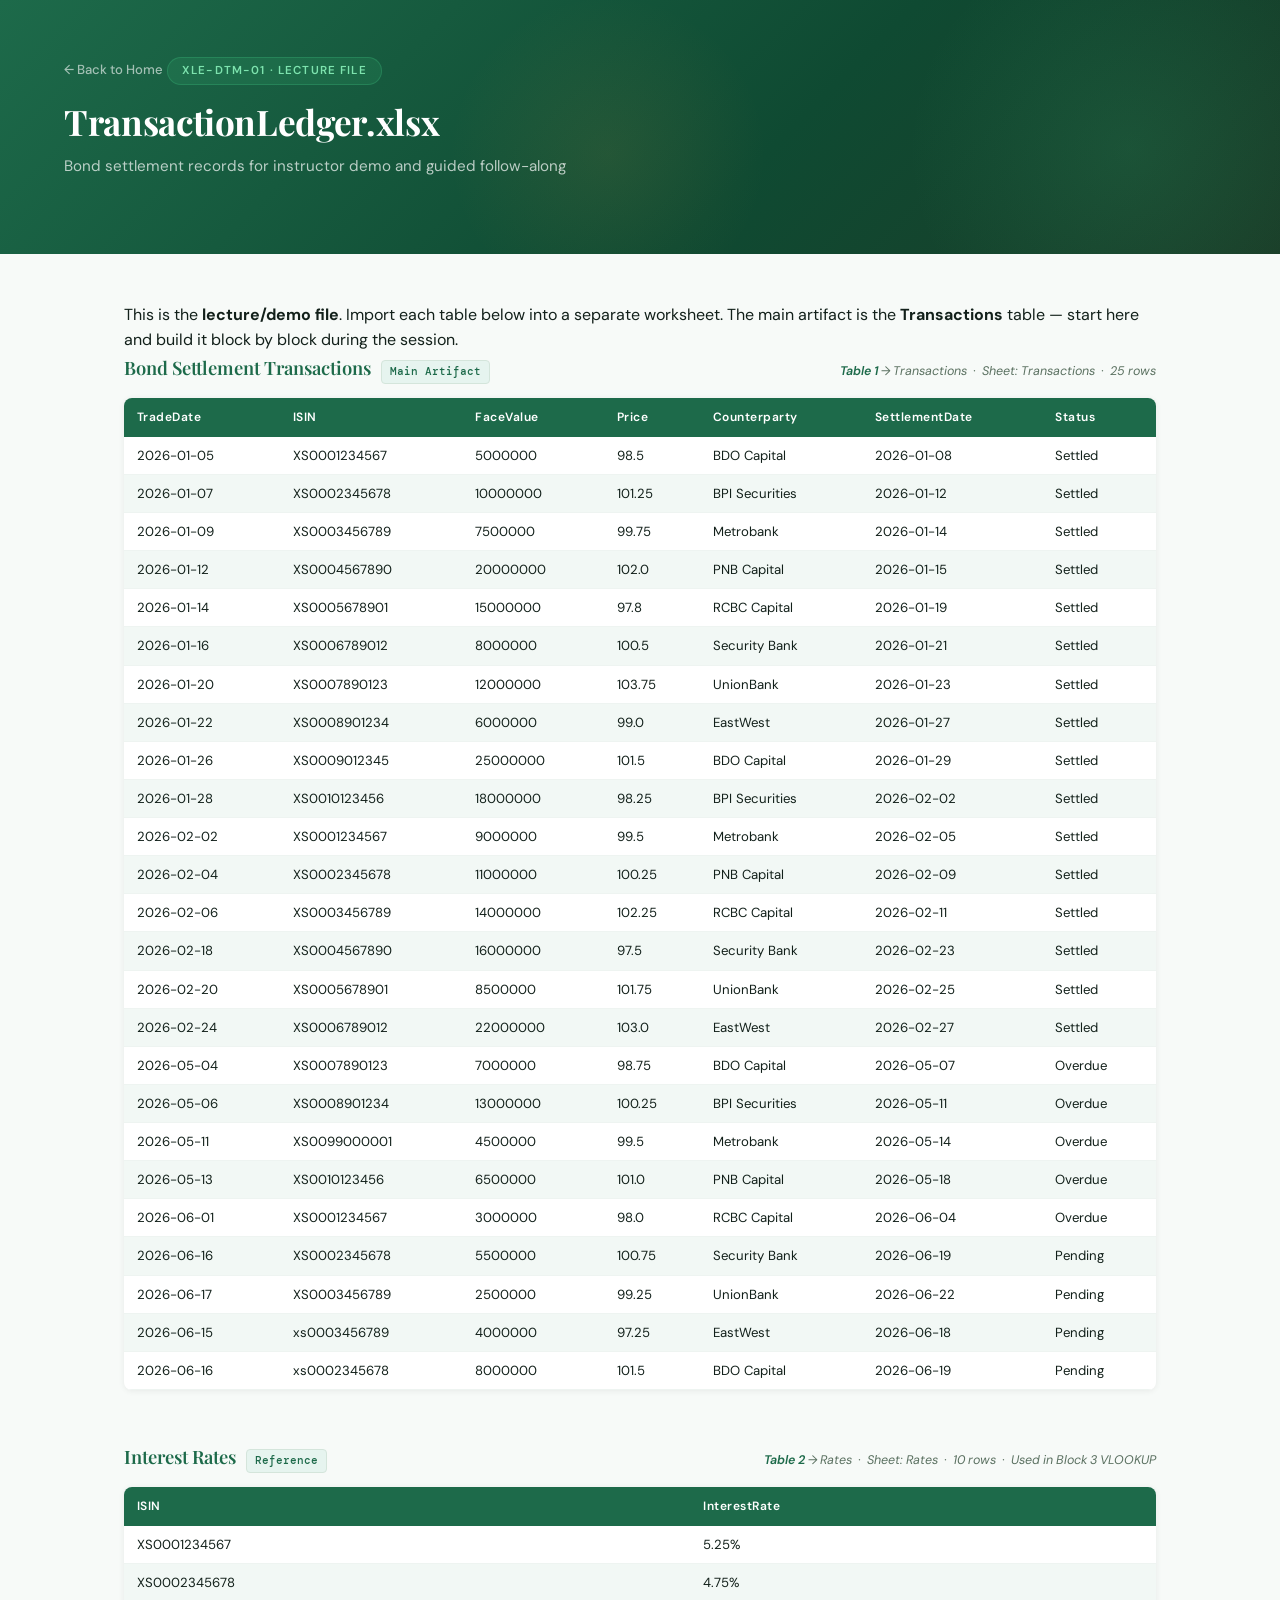
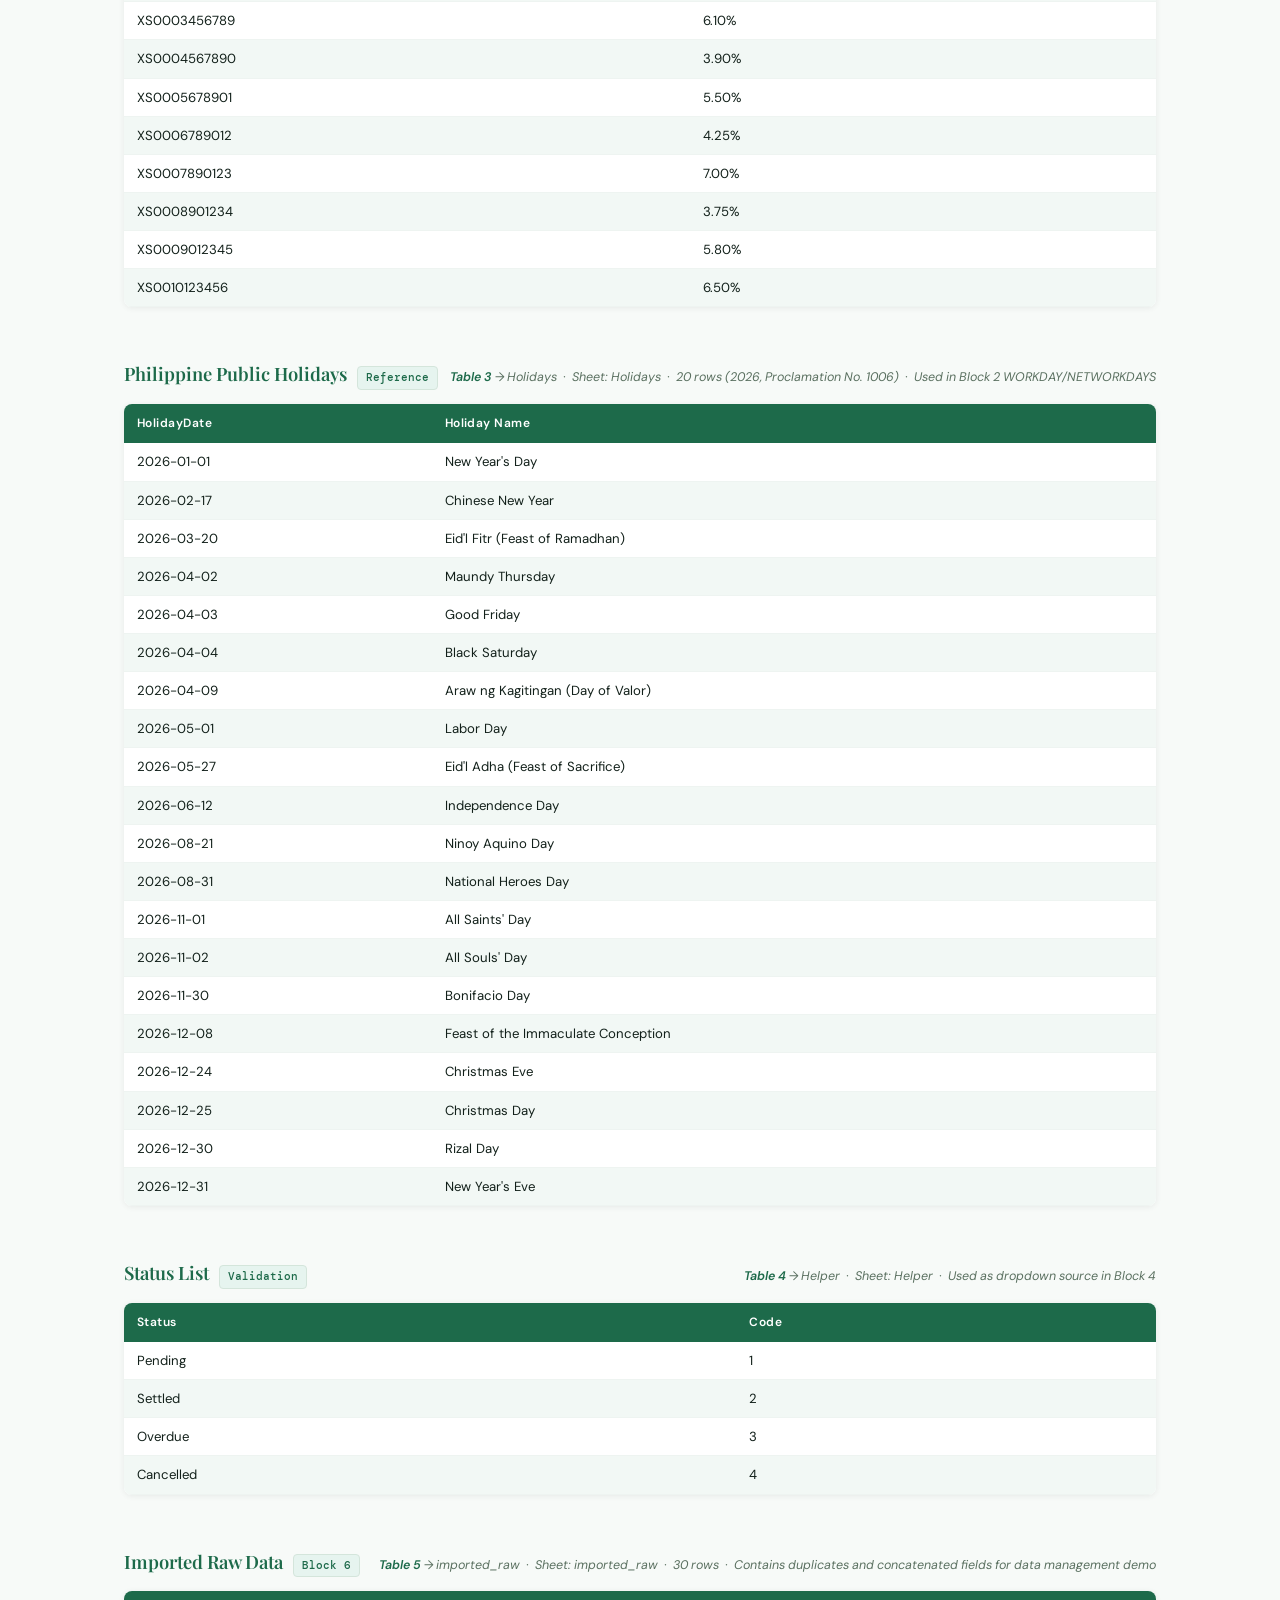
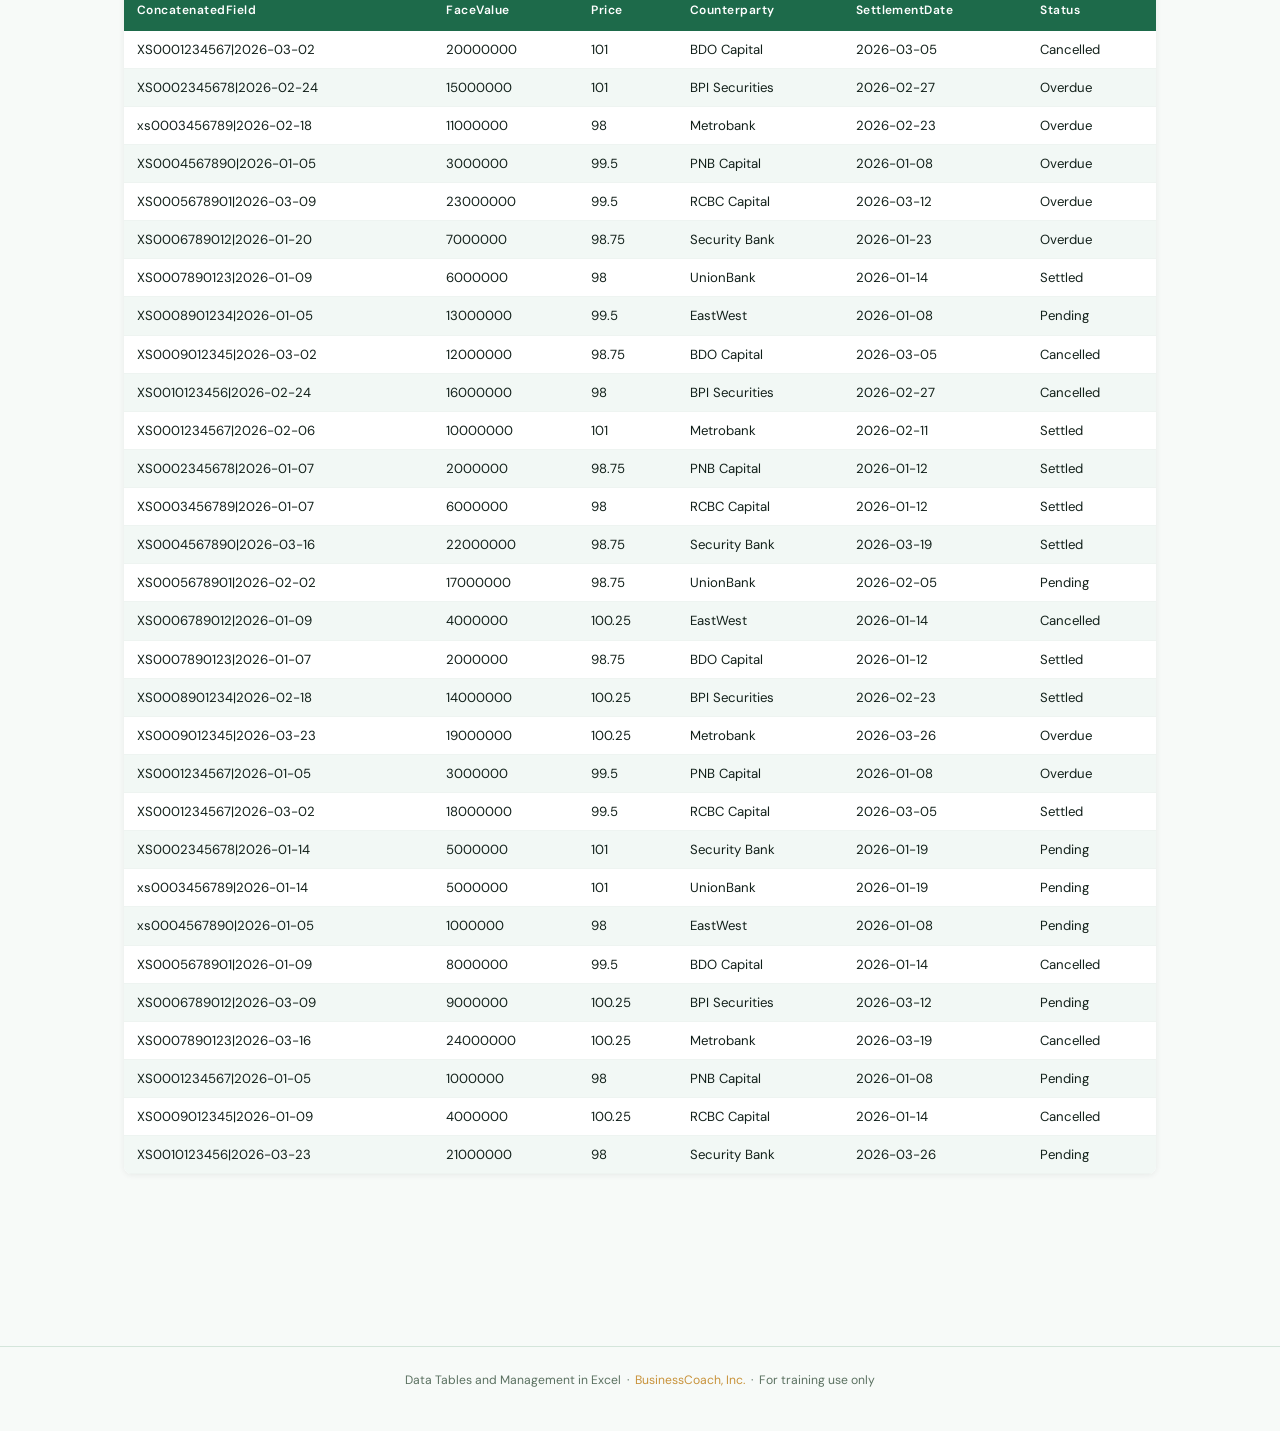
<file: XLE-DTM-01/transactions.html>
<!DOCTYPE html>
<html lang="en">
<head>
<meta charset="UTF-8">
<link rel="stylesheet" href="../site.css">
<meta name="viewport" content="width=device-width, initial-scale=1.0">
<title>TransactionLedger — Lecture File</title>
</head>
<body>
<header class="hero">
  <div class="hero-inner">
    <a class="hero-back" href="../index.html">← Back to Home</a>
    <div class="hero-badge">XLE-DTM-01  ·  Lecture File</div>
    <h1>TransactionLedger.xlsx</h1>
    <p>Bond settlement records for instructor demo and guided follow-along</p>
  </div>
</header>
<main>

<div class="intro">
  This is the <strong>lecture/demo file</strong>. Import each table below into a separate worksheet.
  The main artifact is the <strong>Transactions</strong> table — start here and build it block by block during the session.
</div>

<div class="section">
  <div class="section-header">
    <h2>Bond Settlement Transactions</h2>
    <span class="badge">Main Artifact</span>
    <span class="note"><strong class="accent">Table 1</strong> → Transactions &nbsp;·&nbsp; Sheet: Transactions &nbsp;·&nbsp; 25 rows</span>
  </div>
  <div class="table-wrap"><table id="Transactions" name="Transactions">
<thead><tr><th>TradeDate</th><th>ISIN</th><th>FaceValue</th><th>Price</th><th>Counterparty</th><th>SettlementDate</th><th>Status</th></tr></thead>
<tbody>
<tr><td>2026-01-05</td><td>XS0001234567</td><td>5000000</td><td>98.5</td><td>BDO Capital</td><td>2026-01-08</td><td>Settled</td></tr>
<tr><td>2026-01-07</td><td>XS0002345678</td><td>10000000</td><td>101.25</td><td>BPI Securities</td><td>2026-01-12</td><td>Settled</td></tr>
<tr><td>2026-01-09</td><td>XS0003456789</td><td>7500000</td><td>99.75</td><td>Metrobank</td><td>2026-01-14</td><td>Settled</td></tr>
<tr><td>2026-01-12</td><td>XS0004567890</td><td>20000000</td><td>102.0</td><td>PNB Capital</td><td>2026-01-15</td><td>Settled</td></tr>
<tr><td>2026-01-14</td><td>XS0005678901</td><td>15000000</td><td>97.8</td><td>RCBC Capital</td><td>2026-01-19</td><td>Settled</td></tr>
<tr><td>2026-01-16</td><td>XS0006789012</td><td>8000000</td><td>100.5</td><td>Security Bank</td><td>2026-01-21</td><td>Settled</td></tr>
<tr><td>2026-01-20</td><td>XS0007890123</td><td>12000000</td><td>103.75</td><td>UnionBank</td><td>2026-01-23</td><td>Settled</td></tr>
<tr><td>2026-01-22</td><td>XS0008901234</td><td>6000000</td><td>99.0</td><td>EastWest</td><td>2026-01-27</td><td>Settled</td></tr>
<tr><td>2026-01-26</td><td>XS0009012345</td><td>25000000</td><td>101.5</td><td>BDO Capital</td><td>2026-01-29</td><td>Settled</td></tr>
<tr><td>2026-01-28</td><td>XS0010123456</td><td>18000000</td><td>98.25</td><td>BPI Securities</td><td>2026-02-02</td><td>Settled</td></tr>
<tr><td>2026-02-02</td><td>XS0001234567</td><td>9000000</td><td>99.5</td><td>Metrobank</td><td>2026-02-05</td><td>Settled</td></tr>
<tr><td>2026-02-04</td><td>XS0002345678</td><td>11000000</td><td>100.25</td><td>PNB Capital</td><td>2026-02-09</td><td>Settled</td></tr>
<tr><td>2026-02-06</td><td>XS0003456789</td><td>14000000</td><td>102.25</td><td>RCBC Capital</td><td>2026-02-11</td><td>Settled</td></tr>
<tr><td>2026-02-18</td><td>XS0004567890</td><td>16000000</td><td>97.5</td><td>Security Bank</td><td>2026-02-23</td><td>Settled</td></tr>
<tr><td>2026-02-20</td><td>XS0005678901</td><td>8500000</td><td>101.75</td><td>UnionBank</td><td>2026-02-25</td><td>Settled</td></tr>
<tr><td>2026-02-24</td><td>XS0006789012</td><td>22000000</td><td>103.0</td><td>EastWest</td><td>2026-02-27</td><td>Settled</td></tr>
<tr><td>2026-05-04</td><td>XS0007890123</td><td>7000000</td><td>98.75</td><td>BDO Capital</td><td>2026-05-07</td><td>Overdue</td></tr>
<tr><td>2026-05-06</td><td>XS0008901234</td><td>13000000</td><td>100.25</td><td>BPI Securities</td><td>2026-05-11</td><td>Overdue</td></tr>
<tr><td>2026-05-11</td><td>XS0099000001</td><td>4500000</td><td>99.5</td><td>Metrobank</td><td>2026-05-14</td><td>Overdue</td></tr>
<tr><td>2026-05-13</td><td>XS0010123456</td><td>6500000</td><td>101.0</td><td>PNB Capital</td><td>2026-05-18</td><td>Overdue</td></tr>
<tr><td>2026-06-01</td><td>XS0001234567</td><td>3000000</td><td>98.0</td><td>RCBC Capital</td><td>2026-06-04</td><td>Overdue</td></tr>
<tr><td>2026-06-16</td><td>XS0002345678</td><td>5500000</td><td>100.75</td><td>Security Bank</td><td>2026-06-19</td><td>Pending</td></tr>
<tr><td>2026-06-17</td><td>XS0003456789</td><td>2500000</td><td>99.25</td><td>UnionBank</td><td>2026-06-22</td><td>Pending</td></tr>
<tr><td>2026-06-15</td><td>xs0003456789</td><td>4000000</td><td>97.25</td><td>EastWest</td><td>2026-06-18</td><td>Pending</td></tr>
<tr><td>2026-06-16</td><td>xs0002345678</td><td>8000000</td><td>101.5</td><td>BDO Capital</td><td>2026-06-19</td><td>Pending</td></tr>
</tbody></table></div>
</div>

<div class="section">
  <div class="section-header">
    <h2>Interest Rates</h2>
    <span class="badge">Reference</span>
    <span class="note"><strong class="accent">Table 2</strong> → Rates &nbsp;·&nbsp; Sheet: Rates &nbsp;·&nbsp; 10 rows &nbsp;·&nbsp; Used in Block 3 VLOOKUP</span>
  </div>
  <div class="table-wrap"><table id="Rates" name="Rates">
<thead><tr><th>ISIN</th><th>InterestRate</th></tr></thead>
<tbody>
<tr><td>XS0001234567</td><td>5.25%</td></tr>
<tr><td>XS0002345678</td><td>4.75%</td></tr>
<tr><td>XS0003456789</td><td>6.10%</td></tr>
<tr><td>XS0004567890</td><td>3.90%</td></tr>
<tr><td>XS0005678901</td><td>5.50%</td></tr>
<tr><td>XS0006789012</td><td>4.25%</td></tr>
<tr><td>XS0007890123</td><td>7.00%</td></tr>
<tr><td>XS0008901234</td><td>3.75%</td></tr>
<tr><td>XS0009012345</td><td>5.80%</td></tr>
<tr><td>XS0010123456</td><td>6.50%</td></tr>
</tbody></table></div>
</div>

<div class="section">
  <div class="section-header">
    <h2>Philippine Public Holidays</h2>
    <span class="badge">Reference</span>
    <span class="note"><strong class="accent">Table 3</strong> → Holidays &nbsp;·&nbsp; Sheet: Holidays &nbsp;·&nbsp; 20 rows (2026, Proclamation No. 1006) &nbsp;·&nbsp; Used in Block 2 WORKDAY/NETWORKDAYS</span>
  </div>
  <div class="table-wrap"><table id="Holidays" name="Holidays">
<thead><tr><th>HolidayDate</th><th>Holiday Name</th></tr></thead>
<tbody>
<tr><td>2026-01-01</td><td>New Year's Day</td></tr>
<tr><td>2026-02-17</td><td>Chinese New Year</td></tr>
<tr><td>2026-03-20</td><td>Eid'l Fitr (Feast of Ramadhan)</td></tr>
<tr><td>2026-04-02</td><td>Maundy Thursday</td></tr>
<tr><td>2026-04-03</td><td>Good Friday</td></tr>
<tr><td>2026-04-04</td><td>Black Saturday</td></tr>
<tr><td>2026-04-09</td><td>Araw ng Kagitingan (Day of Valor)</td></tr>
<tr><td>2026-05-01</td><td>Labor Day</td></tr>
<tr><td>2026-05-27</td><td>Eid'l Adha (Feast of Sacrifice)</td></tr>
<tr><td>2026-06-12</td><td>Independence Day</td></tr>
<tr><td>2026-08-21</td><td>Ninoy Aquino Day</td></tr>
<tr><td>2026-08-31</td><td>National Heroes Day</td></tr>
<tr><td>2026-11-01</td><td>All Saints' Day</td></tr>
<tr><td>2026-11-02</td><td>All Souls' Day</td></tr>
<tr><td>2026-11-30</td><td>Bonifacio Day</td></tr>
<tr><td>2026-12-08</td><td>Feast of the Immaculate Conception</td></tr>
<tr><td>2026-12-24</td><td>Christmas Eve</td></tr>
<tr><td>2026-12-25</td><td>Christmas Day</td></tr>
<tr><td>2026-12-30</td><td>Rizal Day</td></tr>
<tr><td>2026-12-31</td><td>New Year's Eve</td></tr>
</tbody>
</table></div>
</div>

<div class="section">
  <div class="section-header">
    <h2>Status List</h2>
    <span class="badge">Validation</span>
    <span class="note"><strong class="accent">Table 4</strong> → Helper &nbsp;·&nbsp; Sheet: Helper &nbsp;·&nbsp; Used as dropdown source in Block 4</span>
  </div>
  <div class="table-wrap"><table id="Helper" name="Helper">
<thead><tr><th>Status</th><th>Code</th></tr></thead>
<tbody>
<tr><td>Pending</td><td>1</td></tr>
<tr><td>Settled</td><td>2</td></tr>
<tr><td>Overdue</td><td>3</td></tr>
<tr><td>Cancelled</td><td>4</td></tr>
</tbody></table></div>
</div>

<div class="section">
  <div class="section-header">
    <h2>Imported Raw Data</h2>
    <span class="badge">Block 6</span>
    <span class="note"><strong class="accent">Table 5</strong> → imported_raw &nbsp;·&nbsp; Sheet: imported_raw &nbsp;·&nbsp; 30 rows &nbsp;·&nbsp; Contains duplicates and concatenated fields for data management demo</span>
  </div>
  <div class="table-wrap"><table id="imported_raw" name="imported_raw">
<thead><tr><th>ConcatenatedField</th><th>FaceValue</th><th>Price</th><th>Counterparty</th><th>SettlementDate</th><th>Status</th></tr></thead>
<tbody>
<tr><td>XS0001234567|2026-03-02</td><td>20000000</td><td>101</td><td>BDO Capital</td><td>2026-03-05</td><td>Cancelled</td></tr>
<tr><td>XS0002345678|2026-02-24</td><td>15000000</td><td>101</td><td>BPI Securities</td><td>2026-02-27</td><td>Overdue</td></tr>
<tr><td>xs0003456789|2026-02-18</td><td>11000000</td><td>98</td><td>Metrobank</td><td>2026-02-23</td><td>Overdue</td></tr>
<tr><td>XS0004567890|2026-01-05</td><td>3000000</td><td>99.5</td><td>PNB Capital</td><td>2026-01-08</td><td>Overdue</td></tr>
<tr><td>XS0005678901|2026-03-09</td><td>23000000</td><td>99.5</td><td>RCBC Capital</td><td>2026-03-12</td><td>Overdue</td></tr>
<tr><td>XS0006789012|2026-01-20</td><td>7000000</td><td>98.75</td><td>Security Bank</td><td>2026-01-23</td><td>Overdue</td></tr>
<tr><td>XS0007890123|2026-01-09</td><td>6000000</td><td>98</td><td>UnionBank</td><td>2026-01-14</td><td>Settled</td></tr>
<tr><td>XS0008901234|2026-01-05</td><td>13000000</td><td>99.5</td><td>EastWest</td><td>2026-01-08</td><td>Pending</td></tr>
<tr><td>XS0009012345|2026-03-02</td><td>12000000</td><td>98.75</td><td>BDO Capital</td><td>2026-03-05</td><td>Cancelled</td></tr>
<tr><td>XS0010123456|2026-02-24</td><td>16000000</td><td>98</td><td>BPI Securities</td><td>2026-02-27</td><td>Cancelled</td></tr>
<tr><td>XS0001234567|2026-02-06</td><td>10000000</td><td>101</td><td>Metrobank</td><td>2026-02-11</td><td>Settled</td></tr>
<tr><td>XS0002345678|2026-01-07</td><td>2000000</td><td>98.75</td><td>PNB Capital</td><td>2026-01-12</td><td>Settled</td></tr>
<tr><td>XS0003456789|2026-01-07</td><td>6000000</td><td>98</td><td>RCBC Capital</td><td>2026-01-12</td><td>Settled</td></tr>
<tr><td>XS0004567890|2026-03-16</td><td>22000000</td><td>98.75</td><td>Security Bank</td><td>2026-03-19</td><td>Settled</td></tr>
<tr><td>XS0005678901|2026-02-02</td><td>17000000</td><td>98.75</td><td>UnionBank</td><td>2026-02-05</td><td>Pending</td></tr>
<tr><td>XS0006789012|2026-01-09</td><td>4000000</td><td>100.25</td><td>EastWest</td><td>2026-01-14</td><td>Cancelled</td></tr>
<tr><td>XS0007890123|2026-01-07</td><td>2000000</td><td>98.75</td><td>BDO Capital</td><td>2026-01-12</td><td>Settled</td></tr>
<tr><td>XS0008901234|2026-02-18</td><td>14000000</td><td>100.25</td><td>BPI Securities</td><td>2026-02-23</td><td>Settled</td></tr>
<tr><td>XS0009012345|2026-03-23</td><td>19000000</td><td>100.25</td><td>Metrobank</td><td>2026-03-26</td><td>Overdue</td></tr>
<tr><td>XS0001234567|2026-01-05</td><td>3000000</td><td>99.5</td><td>PNB Capital</td><td>2026-01-08</td><td>Overdue</td></tr>
<tr><td>XS0001234567|2026-03-02</td><td>18000000</td><td>99.5</td><td>RCBC Capital</td><td>2026-03-05</td><td>Settled</td></tr>
<tr><td>XS0002345678|2026-01-14</td><td>5000000</td><td>101</td><td>Security Bank</td><td>2026-01-19</td><td>Pending</td></tr>
<tr><td>xs0003456789|2026-01-14</td><td>5000000</td><td>101</td><td>UnionBank</td><td>2026-01-19</td><td>Pending</td></tr>
<tr><td>xs0004567890|2026-01-05</td><td>1000000</td><td>98</td><td>EastWest</td><td>2026-01-08</td><td>Pending</td></tr>
<tr><td>XS0005678901|2026-01-09</td><td>8000000</td><td>99.5</td><td>BDO Capital</td><td>2026-01-14</td><td>Cancelled</td></tr>
<tr><td>XS0006789012|2026-03-09</td><td>9000000</td><td>100.25</td><td>BPI Securities</td><td>2026-03-12</td><td>Pending</td></tr>
<tr><td>XS0007890123|2026-03-16</td><td>24000000</td><td>100.25</td><td>Metrobank</td><td>2026-03-19</td><td>Cancelled</td></tr>
<tr><td>XS0001234567|2026-01-05</td><td>1000000</td><td>98</td><td>PNB Capital</td><td>2026-01-08</td><td>Pending</td></tr>
<tr><td>XS0009012345|2026-01-09</td><td>4000000</td><td>100.25</td><td>RCBC Capital</td><td>2026-01-14</td><td>Cancelled</td></tr>
<tr><td>XS0010123456|2026-03-23</td><td>21000000</td><td>98</td><td>Security Bank</td><td>2026-03-26</td><td>Pending</td></tr>
</tbody></table></div>
</div>

</main>
<footer>
  Data Tables and Management in Excel &nbsp;·&nbsp; <span>BusinessCoach, Inc.</span> &nbsp;·&nbsp; For training use only
</footer>
</body>
</html>
</file>
<file: site.css>
/* ============================================================
   Excel Training — Web Data Sources
   Shared stylesheet  ·  BusinessCoach, Inc.
   ============================================================ */

@import url('https://fonts.googleapis.com/css2?family=Playfair+Display:wght@400;600;700&family=DM+Sans:wght@300;400;500;600&family=DM+Mono:wght@400;500&display=swap');

/* ── Tokens ───────────────────────────────────────────────── */
:root {
  --green:        #1d6a4a;
  --green-dark:   #0f4a32;
  --green-mid:    #2d8a62;
  --green-light:  #e6f4ef;
  --gold:         #c8923a;
  --gold-light:   #fdf3e3;
  --ink:          #12201a;
  --muted:        #5a7060;
  --border:       #d4e5db;
  --bg:           #f7faf8;
  --white:        #ffffff;
}

/* ── Reset ────────────────────────────────────────────────── */
*, *::before, *::after { margin: 0; padding: 0; box-sizing: border-box; }
html { scroll-behavior: smooth; }
body {
  font-family: 'DM Sans', sans-serif;
  background: var(--bg);
  color: var(--ink);
  line-height: 1.6;
}

/* ── Hero / Header ────────────────────────────────────────── */
.hero {
  background: linear-gradient(135deg, var(--green) 0%, var(--green-dark) 60%, #1a3d28 100%);
  padding: 56px 64px 52px;
  position: relative;
  overflow: hidden;
}
.hero::before {
  content: '';
  position: absolute;
  top: -80px; right: -80px;
  width: 460px; height: 460px;
  background: radial-gradient(circle, rgba(62,184,122,0.14) 0%, transparent 68%);
  border-radius: 50%;
  pointer-events: none;
}
.hero::after {
  content: '';
  position: absolute;
  bottom: -60px; left: 35%;
  width: 320px; height: 320px;
  background: radial-gradient(circle, rgba(200,146,58,0.10) 0%, transparent 70%);
  border-radius: 50%;
  pointer-events: none;
}
.hero-inner {
  max-width: 1160px;
  margin: 0 auto;
  position: relative;
  z-index: 2;
}
.hero-badge {
  display: inline-block;
  font-size: 0.72rem;
  font-weight: 600;
  letter-spacing: 0.10em;
  text-transform: uppercase;
  color: #7de3ae;
  background: rgba(62,184,122,0.15);
  border: 1px solid rgba(62,184,122,0.30);
  padding: 4px 14px;
  border-radius: 20px;
  margin-bottom: 16px;
}
.hero h1 {
  font-family: 'Playfair Display', serif;
  font-size: 2.2rem;
  font-weight: 700;
  color: var(--white);
  line-height: 1.2;
  margin-bottom: 10px;
  letter-spacing: -0.01em;
}
.hero p {
  font-size: 0.95rem;
  color: rgba(255,255,255,0.70);
  max-width: 600px;
  line-height: 1.7;
  margin-bottom: 22px;
}
.hero-back {
  display: inline-flex;
  align-items: center;
  gap: 6px;
  font-size: 0.82rem;
  font-weight: 500;
  color: rgba(255,255,255,0.60);
  text-decoration: none;
  margin-bottom: 20px;
  transition: color 0.15s;
}
.hero-back:hover { color: var(--white); }

/* Import strip (index page) */
.import-strip {
  background: rgba(255,255,255,0.08);
  border: 1px solid rgba(255,255,255,0.14);
  border-radius: 8px;
  padding: 13px 18px;
  max-width: 740px;
  font-size: 0.875rem;
  color: rgba(255,255,255,0.78);
  line-height: 1.7;
}
.import-strip strong { color: #7de3ae; font-weight: 600; }
.import-strip code {
  font-family: 'DM Mono', monospace;
  font-size: 0.80rem;
  color: var(--gold);
  background: rgba(0,0,0,0.22);
  padding: 1px 6px;
  border-radius: 3px;
}

/* ── Main layout ──────────────────────────────────────────── */
main {
  max-width: 1160px;
  margin: 0 auto;
  padding: 48px 64px 80px;
}

/* ── Index: tier labels ───────────────────────────────────── */
.tier { margin-bottom: 52px; }
.tier-label {
  display: inline-block;
  font-size: 0.72rem;
  font-weight: 700;
  letter-spacing: 0.12em;
  text-transform: uppercase;
  color: var(--green);
  margin-bottom: 18px;
}

/* ── Index: course grid ───────────────────────────────────── */
.course-grid {
  display: grid;
  grid-template-columns: repeat(auto-fill, minmax(300px, 1fr));
  gap: 18px;
}

/* ── Index: course card ───────────────────────────────────── */
.card {
  background: var(--white);
  border: 1px solid var(--border);
  border-radius: 10px;
  overflow: hidden;
  cursor: default;
}
.card-top {
  height: 5px;
  background: linear-gradient(90deg, var(--green) 0%, var(--green-mid) 100%);
}
.card-body { padding: 18px 20px 20px; }
.card-id {
  font-family: 'DM Mono', monospace;
  font-size: 0.70rem;
  font-weight: 500;
  color: var(--gold);
  letter-spacing: 0.06em;
  margin-bottom: 5px;
  display: block;
}
.card h3 {
  font-family: 'Playfair Display', serif;
  font-size: 0.975rem;
  font-weight: 600;
  color: var(--ink);
  line-height: 1.35;
  margin-bottom: 7px;
}
.card p {
  font-size: 0.835rem;
  color: var(--muted);
  line-height: 1.65;
  margin-bottom: 13px;
}
.data-links { display: flex; flex-wrap: wrap; gap: 7px; }
.data-link {
  font-size: 0.78rem;
  font-weight: 600;
  color: var(--green);
  background: var(--green-light);
  border: 1px solid var(--border);
  border-radius: 5px;
  padding: 4px 12px;
  text-decoration: none;
  transition: background 0.14s, border-color 0.14s;
}
.data-link:hover { background: #d0eadb; border-color: var(--green-mid); }
.data-link.activity {
  color: #7a4f10;
  background: var(--gold-light);
  border-color: #e0c080;
}
.data-link.activity:hover { background: #f5e8cc; border-color: var(--gold); }
.no-data { font-size: 0.78rem; color: #c0c0c0; font-style: italic; }

/* ── Data pages: section ──────────────────────────────────── */
.section { margin-bottom: 52px; }

.section-header {
  display: flex;
  align-items: baseline;
  flex-wrap: wrap;
  gap: 10px;
  margin-bottom: 14px;
}
.section-header h2 {
  font-family: 'Playfair Display', serif;
  font-size: 1.15rem;
  font-weight: 600;
  color: var(--green);
}
.badge {
  font-family: 'DM Mono', monospace;
  font-size: 0.70rem;
  font-weight: 500;
  background: var(--green-light);
  color: var(--green);
  border: 1px solid var(--border);
  border-radius: 4px;
  padding: 2px 8px;
}
.note {
  font-size: 0.78rem;
  color: var(--muted);
  margin-left: auto;
  font-style: italic;
}

/* ── Table ────────────────────────────────────────────────── */
.table-wrap { overflow-x: auto; border-radius: 8px; box-shadow: 0 1px 6px rgba(0,0,0,0.07); }
table {
  width: 100%;
  border-collapse: collapse;
  font-size: 0.825rem;
  background: var(--white);
  font-family: 'DM Sans', sans-serif;
}
thead tr { background: var(--green); }
thead th {
  padding: 10px 13px;
  text-align: left;
  font-weight: 600;
  font-size: 0.75rem;
  letter-spacing: 0.04em;
  color: var(--white);
  white-space: nowrap;
}
tbody tr:nth-child(even) { background: #f2f8f5; }
tbody tr:hover { background: #e2f0e8; }
tbody td {
  padding: 8px 13px;
  border-bottom: 1px solid #eef4f1;
  vertical-align: middle;
  white-space: nowrap;
  color: var(--ink);
}

/* ── Footer ───────────────────────────────────────────────── */
footer {
  text-align: center;
  font-size: 0.76rem;
  color: var(--muted);
  padding: 24px 0 40px;
  border-top: 1px solid var(--border);
  margin-top: 40px;
}
footer span { color: var(--gold); }

.accent { color: var(--green); font-weight: 600; }
</file>
